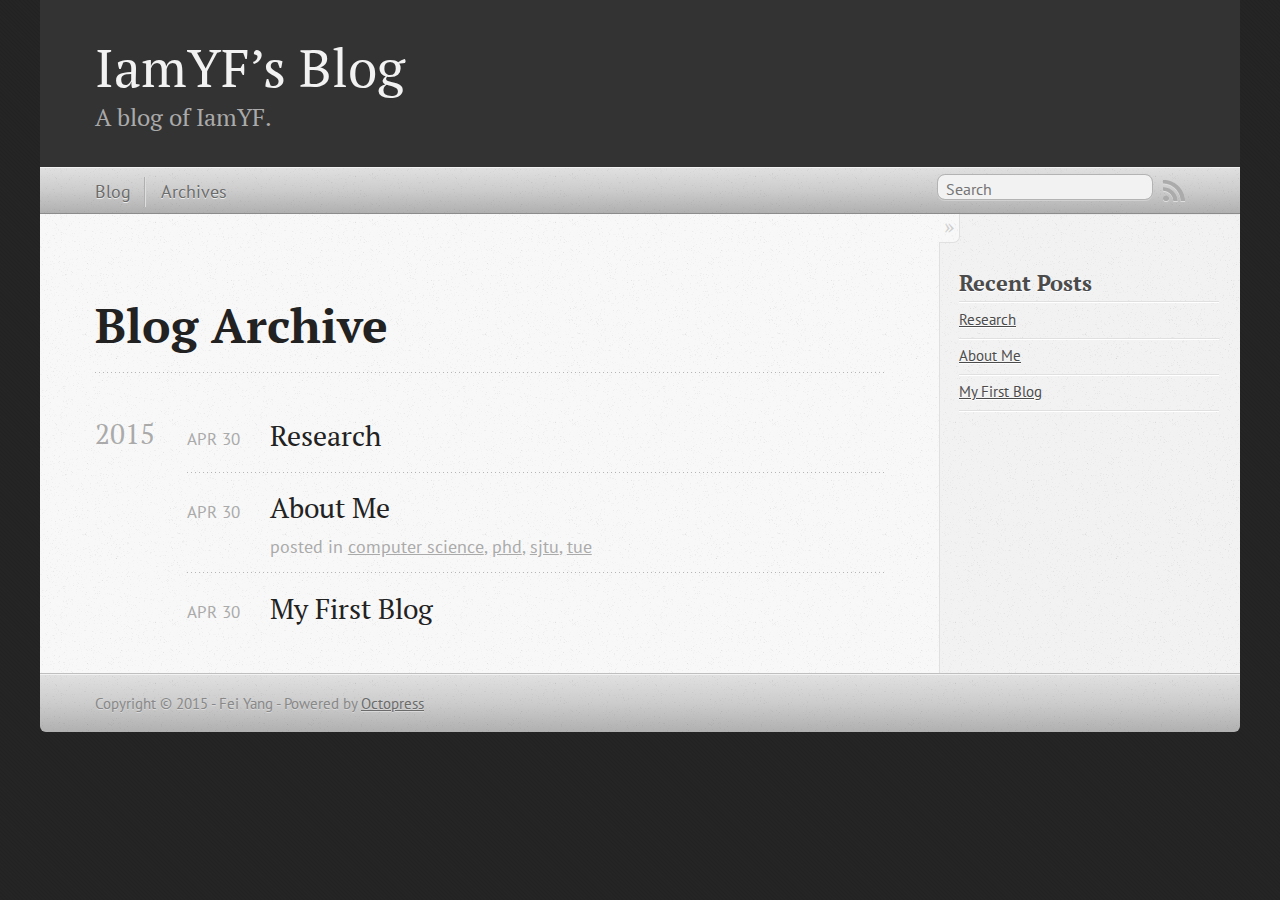
<file: blog/archives/index.html>
<!DOCTYPE html>
<!--[if IEMobile 7 ]><html class="no-js iem7"><![endif]-->
<!--[if lt IE 9]><html class="no-js lte-ie8"><![endif]-->
<!--[if (gt IE 8)|(gt IEMobile 7)|!(IEMobile)|!(IE)]><!--><html class="no-js" lang="en"><!--<![endif]-->
<head>
  <meta charset="utf-8">
  <title>Blog Archive - IamYF&#8217;s Blog</title>
  <meta name="author" content="Fei Yang">

  
  <meta name="description" content="Blog Archive 2015 Research
Apr 30 2015 About Me
Apr 30 2015 posted in computer science, phd, sjtu, tue My First Blog
Apr 30 2015 Recent Posts &hellip;">
  

  <!-- http://t.co/dKP3o1e -->
  <meta name="HandheldFriendly" content="True">
  <meta name="MobileOptimized" content="320">
  <meta name="viewport" content="width=device-width, initial-scale=1">

  
  <link rel="canonical" href="http://iamyf.github.io/blog/archives/">
  <link href="/favicon.png" rel="icon">
  <link href="/stylesheets/screen.css" media="screen, projection" rel="stylesheet" type="text/css">
  <link href="/atom.xml" rel="alternate" title="IamYF's Blog" type="application/atom+xml">
  <script src="/javascripts/modernizr-2.0.js"></script>
  <script src="//ajax.googleapis.com/ajax/libs/jquery/1.9.1/jquery.min.js"></script>
  <script>!window.jQuery && document.write(unescape('%3Cscript src="/javascripts/libs/jquery.min.js"%3E%3C/script%3E'))</script>
  <script src="/javascripts/octopress.js" type="text/javascript"></script>
  <!--Fonts from Google"s Web font directory at http://google.com/webfonts -->
<link href="//fonts.googleapis.com/css?family=PT+Serif:regular,italic,bold,bolditalic" rel="stylesheet" type="text/css">
<link href="//fonts.googleapis.com/css?family=PT+Sans:regular,italic,bold,bolditalic" rel="stylesheet" type="text/css">

  

</head>

<body   >
  <header role="banner"><hgroup>
  <h1><a href="/">IamYF&#8217;s Blog</a></h1>
  
    <h2>A blog of IamYF.</h2>
  
</hgroup>

</header>
  <nav role="navigation"><ul class="subscription" data-subscription="rss">
  <li><a href="/atom.xml" rel="subscribe-rss" title="subscribe via RSS">RSS</a></li>
  
</ul>
  
<form action="https://www.google.com/search" method="get">
  <fieldset role="search">
    <input type="hidden" name="sitesearch" value="iamyf.github.io">
    <input class="search" type="text" name="q" results="0" placeholder="Search"/>
  </fieldset>
</form>
  
<ul class="main-navigation">
  <li><a href="/">Blog</a></li>
  <li><a href="/blog/archives">Archives</a></li>
</ul>

</nav>
  <div id="main">
    <div id="content">
      <div>
<article role="article">
  
  <header>
    <h1 class="entry-title">Blog Archive</h1>
    
  </header>
  
  <div id="blog-archives">



  
  <h2>2015</h2>

<article>
  
<h1><a href="/blog/2015/04/30/research/">Research</a></h1>
<time datetime="2015-04-30T09:46:00-07:00" pubdate><span class='month'>Apr</span> <span class='day'>30</span> <span class='year'>2015</span></time>


</article>



<article>
  
<h1><a href="/blog/2015/04/30/about-me/">About Me</a></h1>
<time datetime="2015-04-30T09:45:15-07:00" pubdate><span class='month'>Apr</span> <span class='day'>30</span> <span class='year'>2015</span></time>

<footer>
  <span class="categories">posted in <a class='category' href='/blog/categories/computer-science/'>computer science</a>, <a class='category' href='/blog/categories/phd/'>phd</a>, <a class='category' href='/blog/categories/sjtu/'>sjtu</a>, <a class='category' href='/blog/categories/tue/'>tue</a></span>
</footer>


</article>



<article>
  
<h1><a href="/blog/2015/04/30/my-first-blog/">My First Blog</a></h1>
<time datetime="2015-04-30T09:17:09-07:00" pubdate><span class='month'>Apr</span> <span class='day'>30</span> <span class='year'>2015</span></time>


</article>

</div>

  
</article>

</div>

<aside class="sidebar">
  
    <section>
  <h1>Recent Posts</h1>
  <ul id="recent_posts">
    
      <li class="post">
        <a href="/blog/2015/04/30/research/">Research</a>
      </li>
    
      <li class="post">
        <a href="/blog/2015/04/30/about-me/">About Me</a>
      </li>
    
      <li class="post">
        <a href="/blog/2015/04/30/my-first-blog/">My First Blog</a>
      </li>
    
  </ul>
</section>





  
</aside>


    </div>
  </div>
  <footer role="contentinfo"><p>
  Copyright &copy; 2015 - Fei Yang -
  <span class="credit">Powered by <a href="http://octopress.org">Octopress</a></span>
</p>

</footer>
  







  <script type="text/javascript">
    (function(){
      var twitterWidgets = document.createElement('script');
      twitterWidgets.type = 'text/javascript';
      twitterWidgets.async = true;
      twitterWidgets.src = '//platform.twitter.com/widgets.js';
      document.getElementsByTagName('head')[0].appendChild(twitterWidgets);
    })();
  </script>





</body>
</html>
</file>
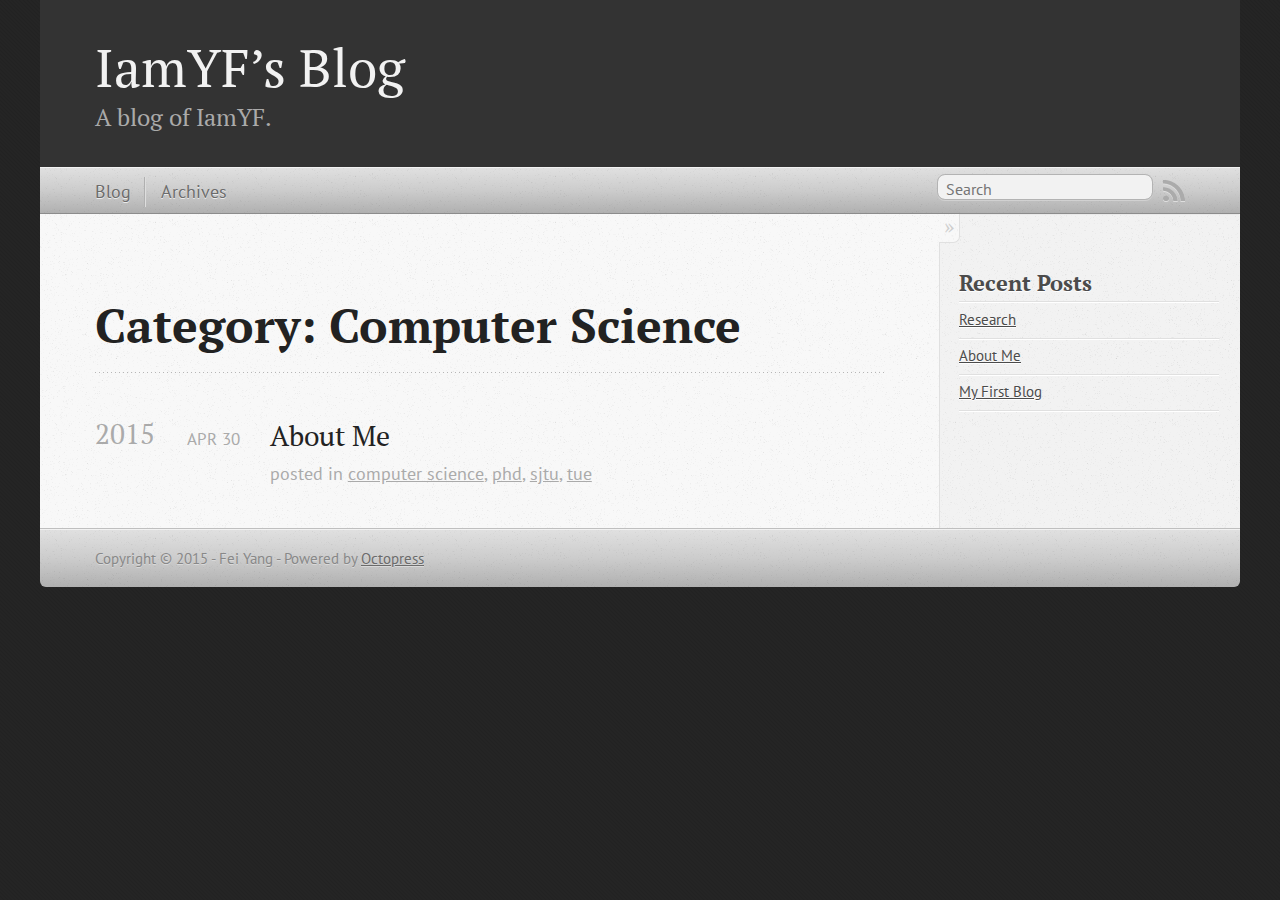
<file: blog/categories/computer-science/index.html>
<!DOCTYPE html>
<!--[if IEMobile 7 ]><html class="no-js iem7"><![endif]-->
<!--[if lt IE 9]><html class="no-js lte-ie8"><![endif]-->
<!--[if (gt IE 8)|(gt IEMobile 7)|!(IEMobile)|!(IE)]><!--><html class="no-js" lang="en"><!--<![endif]-->
<head>
  <meta charset="utf-8">
  <title>Category: Computer Science - IamYF&#8217;s Blog</title>
  <meta name="author" content="Fei Yang">

  
  <meta name="description" content="Category: computer science">
  

  <!-- http://t.co/dKP3o1e -->
  <meta name="HandheldFriendly" content="True">
  <meta name="MobileOptimized" content="320">
  <meta name="viewport" content="width=device-width, initial-scale=1">

  
  <link rel="canonical" href="http://iamyf.github.io/blog/categories/computer-science/">
  <link href="/favicon.png" rel="icon">
  <link href="/stylesheets/screen.css" media="screen, projection" rel="stylesheet" type="text/css">
  <link href="/atom.xml" rel="alternate" title="IamYF's Blog" type="application/atom+xml">
  <script src="/javascripts/modernizr-2.0.js"></script>
  <script src="//ajax.googleapis.com/ajax/libs/jquery/1.9.1/jquery.min.js"></script>
  <script>!window.jQuery && document.write(unescape('%3Cscript src="/javascripts/libs/jquery.min.js"%3E%3C/script%3E'))</script>
  <script src="/javascripts/octopress.js" type="text/javascript"></script>
  <!--Fonts from Google"s Web font directory at http://google.com/webfonts -->
<link href="//fonts.googleapis.com/css?family=PT+Serif:regular,italic,bold,bolditalic" rel="stylesheet" type="text/css">
<link href="//fonts.googleapis.com/css?family=PT+Sans:regular,italic,bold,bolditalic" rel="stylesheet" type="text/css">

  

</head>

<body   >
  <header role="banner"><hgroup>
  <h1><a href="/">IamYF&#8217;s Blog</a></h1>
  
    <h2>A blog of IamYF.</h2>
  
</hgroup>

</header>
  <nav role="navigation"><ul class="subscription" data-subscription="rss">
  <li><a href="/atom.xml" rel="subscribe-rss" title="subscribe via RSS">RSS</a></li>
  
</ul>
  
<form action="https://www.google.com/search" method="get">
  <fieldset role="search">
    <input type="hidden" name="sitesearch" value="iamyf.github.io">
    <input class="search" type="text" name="q" results="0" placeholder="Search"/>
  </fieldset>
</form>
  
<ul class="main-navigation">
  <li><a href="/">Blog</a></li>
  <li><a href="/blog/archives">Archives</a></li>
</ul>

</nav>
  <div id="main">
    <div id="content">
      <div>
<article role="article">
  
  <header>
    <h1 class="entry-title">Category: Computer Science</h1>
    
  </header>
  
  <div id="blog-archives" class="category">



  
  <h2>2015</h2>

<article>
  
<h1><a href="/blog/2015/04/30/about-me/">About Me</a></h1>
<time datetime="2015-04-30T09:45:15-07:00" pubdate><span class='month'>Apr</span> <span class='day'>30</span> <span class='year'>2015</span></time>

<footer>
  <span class="categories">posted in <a class='category' href='/blog/categories/computer-science/'>computer science</a>, <a class='category' href='/blog/categories/phd/'>phd</a>, <a class='category' href='/blog/categories/sjtu/'>sjtu</a>, <a class='category' href='/blog/categories/tue/'>tue</a></span>
</footer>


</article>

</div>

  
</article>

</div>

<aside class="sidebar">
  
    <section>
  <h1>Recent Posts</h1>
  <ul id="recent_posts">
    
      <li class="post">
        <a href="/blog/2015/04/30/research/">Research</a>
      </li>
    
      <li class="post">
        <a href="/blog/2015/04/30/about-me/">About Me</a>
      </li>
    
      <li class="post">
        <a href="/blog/2015/04/30/my-first-blog/">My First Blog</a>
      </li>
    
  </ul>
</section>





  
</aside>


    </div>
  </div>
  <footer role="contentinfo"><p>
  Copyright &copy; 2015 - Fei Yang -
  <span class="credit">Powered by <a href="http://octopress.org">Octopress</a></span>
</p>

</footer>
  







  <script type="text/javascript">
    (function(){
      var twitterWidgets = document.createElement('script');
      twitterWidgets.type = 'text/javascript';
      twitterWidgets.async = true;
      twitterWidgets.src = '//platform.twitter.com/widgets.js';
      document.getElementsByTagName('head')[0].appendChild(twitterWidgets);
    })();
  </script>





</body>
</html>
</file>
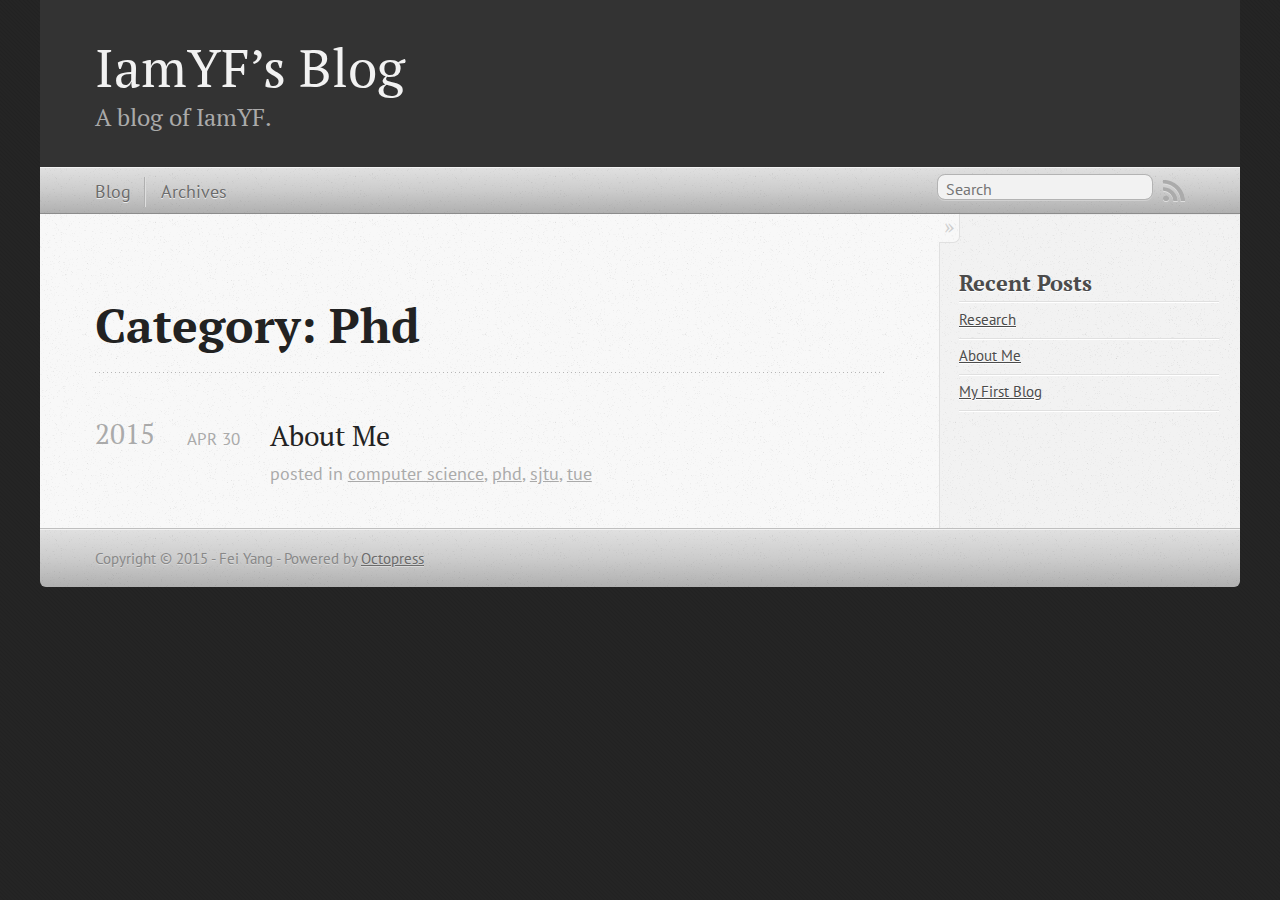
<file: blog/categories/phd/index.html>
<!DOCTYPE html>
<!--[if IEMobile 7 ]><html class="no-js iem7"><![endif]-->
<!--[if lt IE 9]><html class="no-js lte-ie8"><![endif]-->
<!--[if (gt IE 8)|(gt IEMobile 7)|!(IEMobile)|!(IE)]><!--><html class="no-js" lang="en"><!--<![endif]-->
<head>
  <meta charset="utf-8">
  <title>Category: Phd - IamYF&#8217;s Blog</title>
  <meta name="author" content="Fei Yang">

  
  <meta name="description" content="Category: phd">
  

  <!-- http://t.co/dKP3o1e -->
  <meta name="HandheldFriendly" content="True">
  <meta name="MobileOptimized" content="320">
  <meta name="viewport" content="width=device-width, initial-scale=1">

  
  <link rel="canonical" href="http://iamyf.github.io/blog/categories/phd/">
  <link href="/favicon.png" rel="icon">
  <link href="/stylesheets/screen.css" media="screen, projection" rel="stylesheet" type="text/css">
  <link href="/atom.xml" rel="alternate" title="IamYF's Blog" type="application/atom+xml">
  <script src="/javascripts/modernizr-2.0.js"></script>
  <script src="//ajax.googleapis.com/ajax/libs/jquery/1.9.1/jquery.min.js"></script>
  <script>!window.jQuery && document.write(unescape('%3Cscript src="/javascripts/libs/jquery.min.js"%3E%3C/script%3E'))</script>
  <script src="/javascripts/octopress.js" type="text/javascript"></script>
  <!--Fonts from Google"s Web font directory at http://google.com/webfonts -->
<link href="//fonts.googleapis.com/css?family=PT+Serif:regular,italic,bold,bolditalic" rel="stylesheet" type="text/css">
<link href="//fonts.googleapis.com/css?family=PT+Sans:regular,italic,bold,bolditalic" rel="stylesheet" type="text/css">

  

</head>

<body   >
  <header role="banner"><hgroup>
  <h1><a href="/">IamYF&#8217;s Blog</a></h1>
  
    <h2>A blog of IamYF.</h2>
  
</hgroup>

</header>
  <nav role="navigation"><ul class="subscription" data-subscription="rss">
  <li><a href="/atom.xml" rel="subscribe-rss" title="subscribe via RSS">RSS</a></li>
  
</ul>
  
<form action="https://www.google.com/search" method="get">
  <fieldset role="search">
    <input type="hidden" name="sitesearch" value="iamyf.github.io">
    <input class="search" type="text" name="q" results="0" placeholder="Search"/>
  </fieldset>
</form>
  
<ul class="main-navigation">
  <li><a href="/">Blog</a></li>
  <li><a href="/blog/archives">Archives</a></li>
</ul>

</nav>
  <div id="main">
    <div id="content">
      <div>
<article role="article">
  
  <header>
    <h1 class="entry-title">Category: Phd</h1>
    
  </header>
  
  <div id="blog-archives" class="category">



  
  <h2>2015</h2>

<article>
  
<h1><a href="/blog/2015/04/30/about-me/">About Me</a></h1>
<time datetime="2015-04-30T09:45:15-07:00" pubdate><span class='month'>Apr</span> <span class='day'>30</span> <span class='year'>2015</span></time>

<footer>
  <span class="categories">posted in <a class='category' href='/blog/categories/computer-science/'>computer science</a>, <a class='category' href='/blog/categories/phd/'>phd</a>, <a class='category' href='/blog/categories/sjtu/'>sjtu</a>, <a class='category' href='/blog/categories/tue/'>tue</a></span>
</footer>


</article>

</div>

  
</article>

</div>

<aside class="sidebar">
  
    <section>
  <h1>Recent Posts</h1>
  <ul id="recent_posts">
    
      <li class="post">
        <a href="/blog/2015/04/30/research/">Research</a>
      </li>
    
      <li class="post">
        <a href="/blog/2015/04/30/about-me/">About Me</a>
      </li>
    
      <li class="post">
        <a href="/blog/2015/04/30/my-first-blog/">My First Blog</a>
      </li>
    
  </ul>
</section>





  
</aside>


    </div>
  </div>
  <footer role="contentinfo"><p>
  Copyright &copy; 2015 - Fei Yang -
  <span class="credit">Powered by <a href="http://octopress.org">Octopress</a></span>
</p>

</footer>
  







  <script type="text/javascript">
    (function(){
      var twitterWidgets = document.createElement('script');
      twitterWidgets.type = 'text/javascript';
      twitterWidgets.async = true;
      twitterWidgets.src = '//platform.twitter.com/widgets.js';
      document.getElementsByTagName('head')[0].appendChild(twitterWidgets);
    })();
  </script>





</body>
</html>
</file>
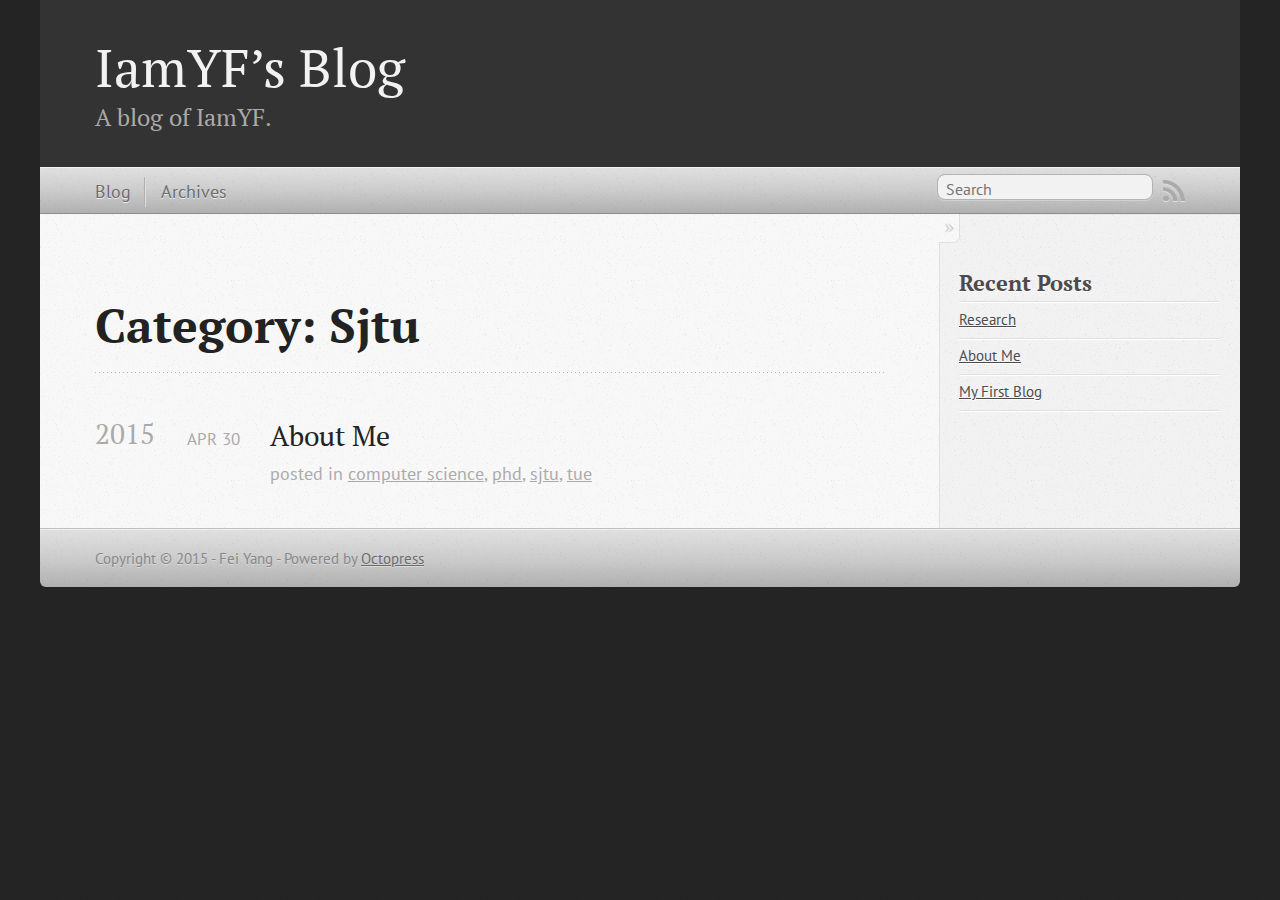
<file: blog/categories/sjtu/index.html>
<!DOCTYPE html>
<!--[if IEMobile 7 ]><html class="no-js iem7"><![endif]-->
<!--[if lt IE 9]><html class="no-js lte-ie8"><![endif]-->
<!--[if (gt IE 8)|(gt IEMobile 7)|!(IEMobile)|!(IE)]><!--><html class="no-js" lang="en"><!--<![endif]-->
<head>
  <meta charset="utf-8">
  <title>Category: Sjtu - IamYF&#8217;s Blog</title>
  <meta name="author" content="Fei Yang">

  
  <meta name="description" content="Category: sjtu">
  

  <!-- http://t.co/dKP3o1e -->
  <meta name="HandheldFriendly" content="True">
  <meta name="MobileOptimized" content="320">
  <meta name="viewport" content="width=device-width, initial-scale=1">

  
  <link rel="canonical" href="http://iamyf.github.io/blog/categories/sjtu/">
  <link href="/favicon.png" rel="icon">
  <link href="/stylesheets/screen.css" media="screen, projection" rel="stylesheet" type="text/css">
  <link href="/atom.xml" rel="alternate" title="IamYF's Blog" type="application/atom+xml">
  <script src="/javascripts/modernizr-2.0.js"></script>
  <script src="//ajax.googleapis.com/ajax/libs/jquery/1.9.1/jquery.min.js"></script>
  <script>!window.jQuery && document.write(unescape('%3Cscript src="/javascripts/libs/jquery.min.js"%3E%3C/script%3E'))</script>
  <script src="/javascripts/octopress.js" type="text/javascript"></script>
  <!--Fonts from Google"s Web font directory at http://google.com/webfonts -->
<link href="//fonts.googleapis.com/css?family=PT+Serif:regular,italic,bold,bolditalic" rel="stylesheet" type="text/css">
<link href="//fonts.googleapis.com/css?family=PT+Sans:regular,italic,bold,bolditalic" rel="stylesheet" type="text/css">

  

</head>

<body   >
  <header role="banner"><hgroup>
  <h1><a href="/">IamYF&#8217;s Blog</a></h1>
  
    <h2>A blog of IamYF.</h2>
  
</hgroup>

</header>
  <nav role="navigation"><ul class="subscription" data-subscription="rss">
  <li><a href="/atom.xml" rel="subscribe-rss" title="subscribe via RSS">RSS</a></li>
  
</ul>
  
<form action="https://www.google.com/search" method="get">
  <fieldset role="search">
    <input type="hidden" name="sitesearch" value="iamyf.github.io">
    <input class="search" type="text" name="q" results="0" placeholder="Search"/>
  </fieldset>
</form>
  
<ul class="main-navigation">
  <li><a href="/">Blog</a></li>
  <li><a href="/blog/archives">Archives</a></li>
</ul>

</nav>
  <div id="main">
    <div id="content">
      <div>
<article role="article">
  
  <header>
    <h1 class="entry-title">Category: Sjtu</h1>
    
  </header>
  
  <div id="blog-archives" class="category">



  
  <h2>2015</h2>

<article>
  
<h1><a href="/blog/2015/04/30/about-me/">About Me</a></h1>
<time datetime="2015-04-30T09:45:15-07:00" pubdate><span class='month'>Apr</span> <span class='day'>30</span> <span class='year'>2015</span></time>

<footer>
  <span class="categories">posted in <a class='category' href='/blog/categories/computer-science/'>computer science</a>, <a class='category' href='/blog/categories/phd/'>phd</a>, <a class='category' href='/blog/categories/sjtu/'>sjtu</a>, <a class='category' href='/blog/categories/tue/'>tue</a></span>
</footer>


</article>

</div>

  
</article>

</div>

<aside class="sidebar">
  
    <section>
  <h1>Recent Posts</h1>
  <ul id="recent_posts">
    
      <li class="post">
        <a href="/blog/2015/04/30/research/">Research</a>
      </li>
    
      <li class="post">
        <a href="/blog/2015/04/30/about-me/">About Me</a>
      </li>
    
      <li class="post">
        <a href="/blog/2015/04/30/my-first-blog/">My First Blog</a>
      </li>
    
  </ul>
</section>





  
</aside>


    </div>
  </div>
  <footer role="contentinfo"><p>
  Copyright &copy; 2015 - Fei Yang -
  <span class="credit">Powered by <a href="http://octopress.org">Octopress</a></span>
</p>

</footer>
  







  <script type="text/javascript">
    (function(){
      var twitterWidgets = document.createElement('script');
      twitterWidgets.type = 'text/javascript';
      twitterWidgets.async = true;
      twitterWidgets.src = '//platform.twitter.com/widgets.js';
      document.getElementsByTagName('head')[0].appendChild(twitterWidgets);
    })();
  </script>





</body>
</html>
</file>
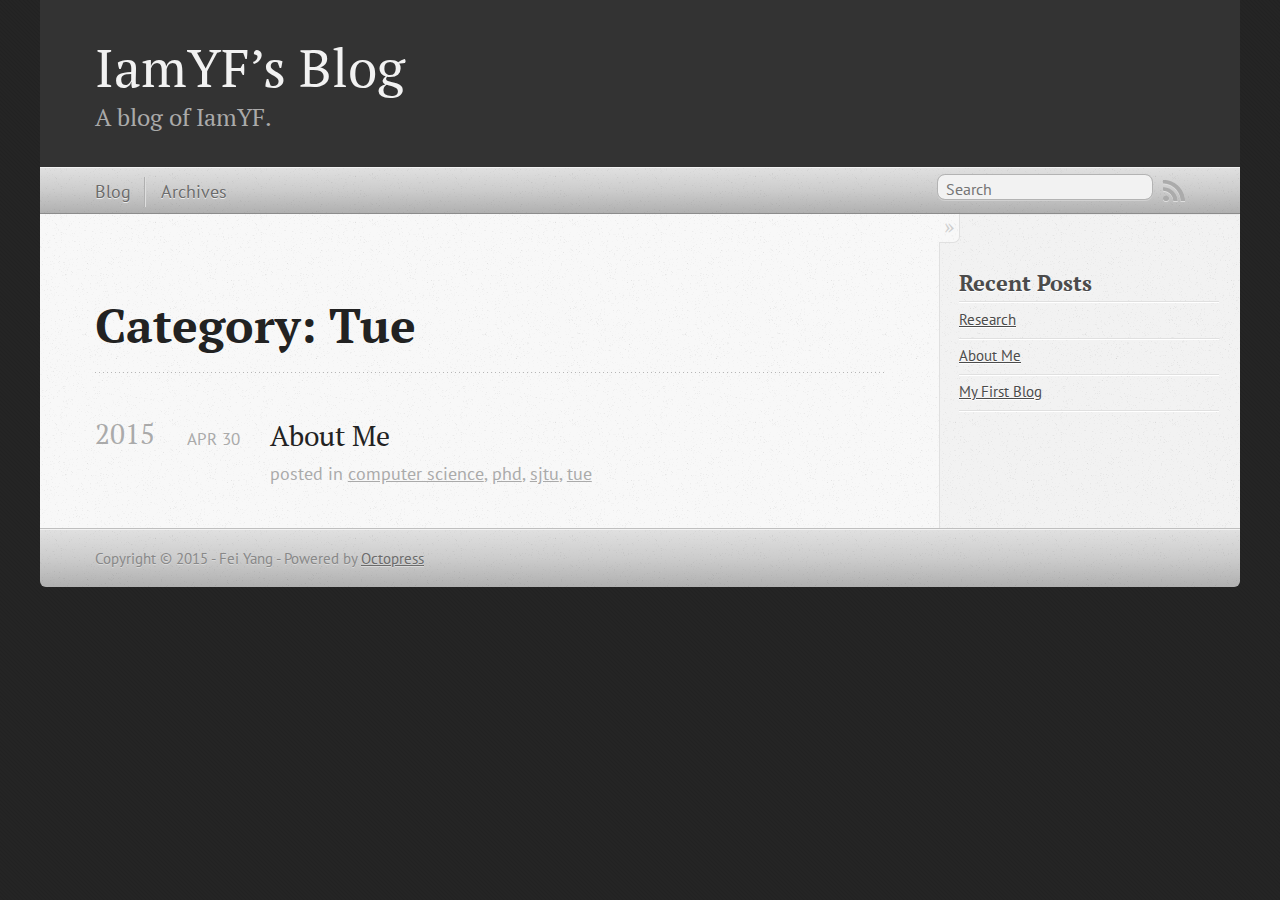
<file: blog/categories/tue/index.html>
<!DOCTYPE html>
<!--[if IEMobile 7 ]><html class="no-js iem7"><![endif]-->
<!--[if lt IE 9]><html class="no-js lte-ie8"><![endif]-->
<!--[if (gt IE 8)|(gt IEMobile 7)|!(IEMobile)|!(IE)]><!--><html class="no-js" lang="en"><!--<![endif]-->
<head>
  <meta charset="utf-8">
  <title>Category: Tue - IamYF&#8217;s Blog</title>
  <meta name="author" content="Fei Yang">

  
  <meta name="description" content="Category: tue">
  

  <!-- http://t.co/dKP3o1e -->
  <meta name="HandheldFriendly" content="True">
  <meta name="MobileOptimized" content="320">
  <meta name="viewport" content="width=device-width, initial-scale=1">

  
  <link rel="canonical" href="http://iamyf.github.io/blog/categories/tue/">
  <link href="/favicon.png" rel="icon">
  <link href="/stylesheets/screen.css" media="screen, projection" rel="stylesheet" type="text/css">
  <link href="/atom.xml" rel="alternate" title="IamYF's Blog" type="application/atom+xml">
  <script src="/javascripts/modernizr-2.0.js"></script>
  <script src="//ajax.googleapis.com/ajax/libs/jquery/1.9.1/jquery.min.js"></script>
  <script>!window.jQuery && document.write(unescape('%3Cscript src="/javascripts/libs/jquery.min.js"%3E%3C/script%3E'))</script>
  <script src="/javascripts/octopress.js" type="text/javascript"></script>
  <!--Fonts from Google"s Web font directory at http://google.com/webfonts -->
<link href="//fonts.googleapis.com/css?family=PT+Serif:regular,italic,bold,bolditalic" rel="stylesheet" type="text/css">
<link href="//fonts.googleapis.com/css?family=PT+Sans:regular,italic,bold,bolditalic" rel="stylesheet" type="text/css">

  

</head>

<body   >
  <header role="banner"><hgroup>
  <h1><a href="/">IamYF&#8217;s Blog</a></h1>
  
    <h2>A blog of IamYF.</h2>
  
</hgroup>

</header>
  <nav role="navigation"><ul class="subscription" data-subscription="rss">
  <li><a href="/atom.xml" rel="subscribe-rss" title="subscribe via RSS">RSS</a></li>
  
</ul>
  
<form action="https://www.google.com/search" method="get">
  <fieldset role="search">
    <input type="hidden" name="sitesearch" value="iamyf.github.io">
    <input class="search" type="text" name="q" results="0" placeholder="Search"/>
  </fieldset>
</form>
  
<ul class="main-navigation">
  <li><a href="/">Blog</a></li>
  <li><a href="/blog/archives">Archives</a></li>
</ul>

</nav>
  <div id="main">
    <div id="content">
      <div>
<article role="article">
  
  <header>
    <h1 class="entry-title">Category: Tue</h1>
    
  </header>
  
  <div id="blog-archives" class="category">



  
  <h2>2015</h2>

<article>
  
<h1><a href="/blog/2015/04/30/about-me/">About Me</a></h1>
<time datetime="2015-04-30T09:45:15-07:00" pubdate><span class='month'>Apr</span> <span class='day'>30</span> <span class='year'>2015</span></time>

<footer>
  <span class="categories">posted in <a class='category' href='/blog/categories/computer-science/'>computer science</a>, <a class='category' href='/blog/categories/phd/'>phd</a>, <a class='category' href='/blog/categories/sjtu/'>sjtu</a>, <a class='category' href='/blog/categories/tue/'>tue</a></span>
</footer>


</article>

</div>

  
</article>

</div>

<aside class="sidebar">
  
    <section>
  <h1>Recent Posts</h1>
  <ul id="recent_posts">
    
      <li class="post">
        <a href="/blog/2015/04/30/research/">Research</a>
      </li>
    
      <li class="post">
        <a href="/blog/2015/04/30/about-me/">About Me</a>
      </li>
    
      <li class="post">
        <a href="/blog/2015/04/30/my-first-blog/">My First Blog</a>
      </li>
    
  </ul>
</section>





  
</aside>


    </div>
  </div>
  <footer role="contentinfo"><p>
  Copyright &copy; 2015 - Fei Yang -
  <span class="credit">Powered by <a href="http://octopress.org">Octopress</a></span>
</p>

</footer>
  







  <script type="text/javascript">
    (function(){
      var twitterWidgets = document.createElement('script');
      twitterWidgets.type = 'text/javascript';
      twitterWidgets.async = true;
      twitterWidgets.src = '//platform.twitter.com/widgets.js';
      document.getElementsByTagName('head')[0].appendChild(twitterWidgets);
    })();
  </script>





</body>
</html>
</file>
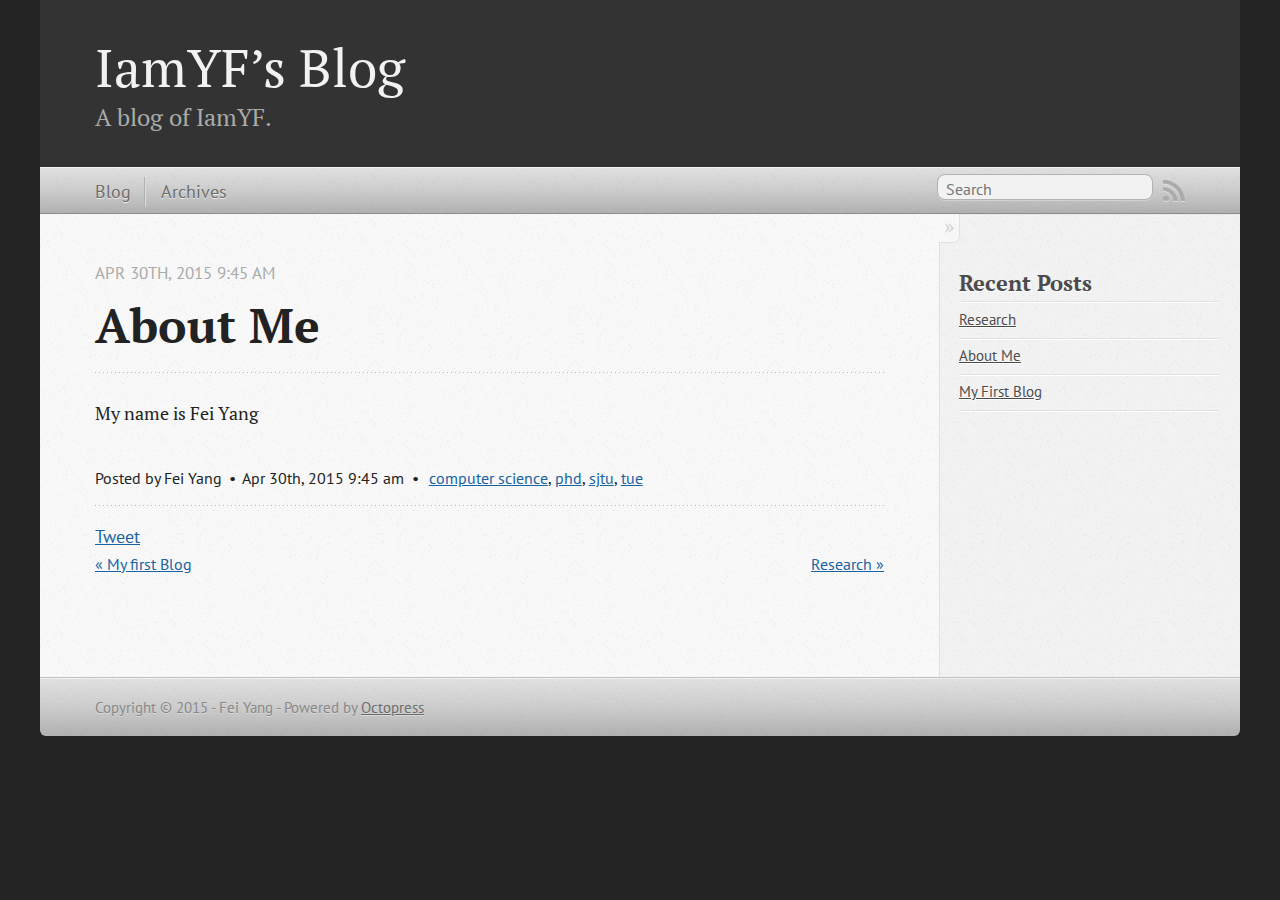
<file: blog/2015/04/30/about-me/index.html>
<!DOCTYPE html>
<!--[if IEMobile 7 ]><html class="no-js iem7"><![endif]-->
<!--[if lt IE 9]><html class="no-js lte-ie8"><![endif]-->
<!--[if (gt IE 8)|(gt IEMobile 7)|!(IEMobile)|!(IE)]><!--><html class="no-js" lang="en"><!--<![endif]-->
<head>
  <meta charset="utf-8">
  <title>About Me - IamYF&#8217;s Blog</title>
  <meta name="author" content="Fei Yang">

  
  <meta name="description" content="My name is Fei Yang
">
  

  <!-- http://t.co/dKP3o1e -->
  <meta name="HandheldFriendly" content="True">
  <meta name="MobileOptimized" content="320">
  <meta name="viewport" content="width=device-width, initial-scale=1">

  
  <link rel="canonical" href="http://iamyf.github.io/blog/2015/04/30/about-me/">
  <link href="/favicon.png" rel="icon">
  <link href="/stylesheets/screen.css" media="screen, projection" rel="stylesheet" type="text/css">
  <link href="/atom.xml" rel="alternate" title="IamYF's Blog" type="application/atom+xml">
  <script src="/javascripts/modernizr-2.0.js"></script>
  <script src="//ajax.googleapis.com/ajax/libs/jquery/1.9.1/jquery.min.js"></script>
  <script>!window.jQuery && document.write(unescape('%3Cscript src="/javascripts/libs/jquery.min.js"%3E%3C/script%3E'))</script>
  <script src="/javascripts/octopress.js" type="text/javascript"></script>
  <!--Fonts from Google"s Web font directory at http://google.com/webfonts -->
<link href="//fonts.googleapis.com/css?family=PT+Serif:regular,italic,bold,bolditalic" rel="stylesheet" type="text/css">
<link href="//fonts.googleapis.com/css?family=PT+Sans:regular,italic,bold,bolditalic" rel="stylesheet" type="text/css">

  

</head>

<body   >
  <header role="banner"><hgroup>
  <h1><a href="/">IamYF&#8217;s Blog</a></h1>
  
    <h2>A blog of IamYF.</h2>
  
</hgroup>

</header>
  <nav role="navigation"><ul class="subscription" data-subscription="rss">
  <li><a href="/atom.xml" rel="subscribe-rss" title="subscribe via RSS">RSS</a></li>
  
</ul>
  
<form action="https://www.google.com/search" method="get">
  <fieldset role="search">
    <input type="hidden" name="sitesearch" value="iamyf.github.io">
    <input class="search" type="text" name="q" results="0" placeholder="Search"/>
  </fieldset>
</form>
  
<ul class="main-navigation">
  <li><a href="/">Blog</a></li>
  <li><a href="/blog/archives">Archives</a></li>
</ul>

</nav>
  <div id="main">
    <div id="content">
      <div>
<article class="hentry" role="article">
  
  <header>
    
      <h1 class="entry-title">About Me</h1>
    
    
      <p class="meta">
        




<time class='entry-date' datetime='2015-04-30T09:45:15-07:00'><span class='date'><span class='date-month'>Apr</span> <span class='date-day'>30</span><span class='date-suffix'>th</span>, <span class='date-year'>2015</span></span> <span class='time'>9:45 am</span></time>
        
      </p>
    
  </header>


<div class="entry-content"><p>My name is Fei Yang</p>
</div>


  <footer>
    <p class="meta">
      
  

<span class="byline author vcard">Posted by <span class="fn">Fei Yang</span></span>

      




<time class='entry-date' datetime='2015-04-30T09:45:15-07:00'><span class='date'><span class='date-month'>Apr</span> <span class='date-day'>30</span><span class='date-suffix'>th</span>, <span class='date-year'>2015</span></span> <span class='time'>9:45 am</span></time>
      

<span class="categories">
  
    <a class='category' href='/blog/categories/computer-science/'>computer science</a>, <a class='category' href='/blog/categories/phd/'>phd</a>, <a class='category' href='/blog/categories/sjtu/'>sjtu</a>, <a class='category' href='/blog/categories/tue/'>tue</a>
  
</span>


    </p>
    
      <div class="sharing">
  
  <a href="//twitter.com/share" class="twitter-share-button" data-url="http://iamyf.github.io/blog/2015/04/30/about-me/" data-via="" data-counturl="http://iamyf.github.io/blog/2015/04/30/about-me/" >Tweet</a>
  
  
  
</div>

    
    <p class="meta">
      
        <a class="basic-alignment left" href="/blog/2015/04/30/my-first-blog/" title="Previous Post: My first Blog">&laquo; My first Blog</a>
      
      
        <a class="basic-alignment right" href="/blog/2015/04/30/research/" title="Next Post: Research">Research &raquo;</a>
      
    </p>
  </footer>
</article>

</div>

<aside class="sidebar">
  
    <section>
  <h1>Recent Posts</h1>
  <ul id="recent_posts">
    
      <li class="post">
        <a href="/blog/2015/04/30/research/">Research</a>
      </li>
    
      <li class="post">
        <a href="/blog/2015/04/30/about-me/">About Me</a>
      </li>
    
      <li class="post">
        <a href="/blog/2015/04/30/my-first-blog/">My First Blog</a>
      </li>
    
  </ul>
</section>





  
</aside>


    </div>
  </div>
  <footer role="contentinfo"><p>
  Copyright &copy; 2015 - Fei Yang -
  <span class="credit">Powered by <a href="http://octopress.org">Octopress</a></span>
</p>

</footer>
  







  <script type="text/javascript">
    (function(){
      var twitterWidgets = document.createElement('script');
      twitterWidgets.type = 'text/javascript';
      twitterWidgets.async = true;
      twitterWidgets.src = '//platform.twitter.com/widgets.js';
      document.getElementsByTagName('head')[0].appendChild(twitterWidgets);
    })();
  </script>





</body>
</html>
</file>
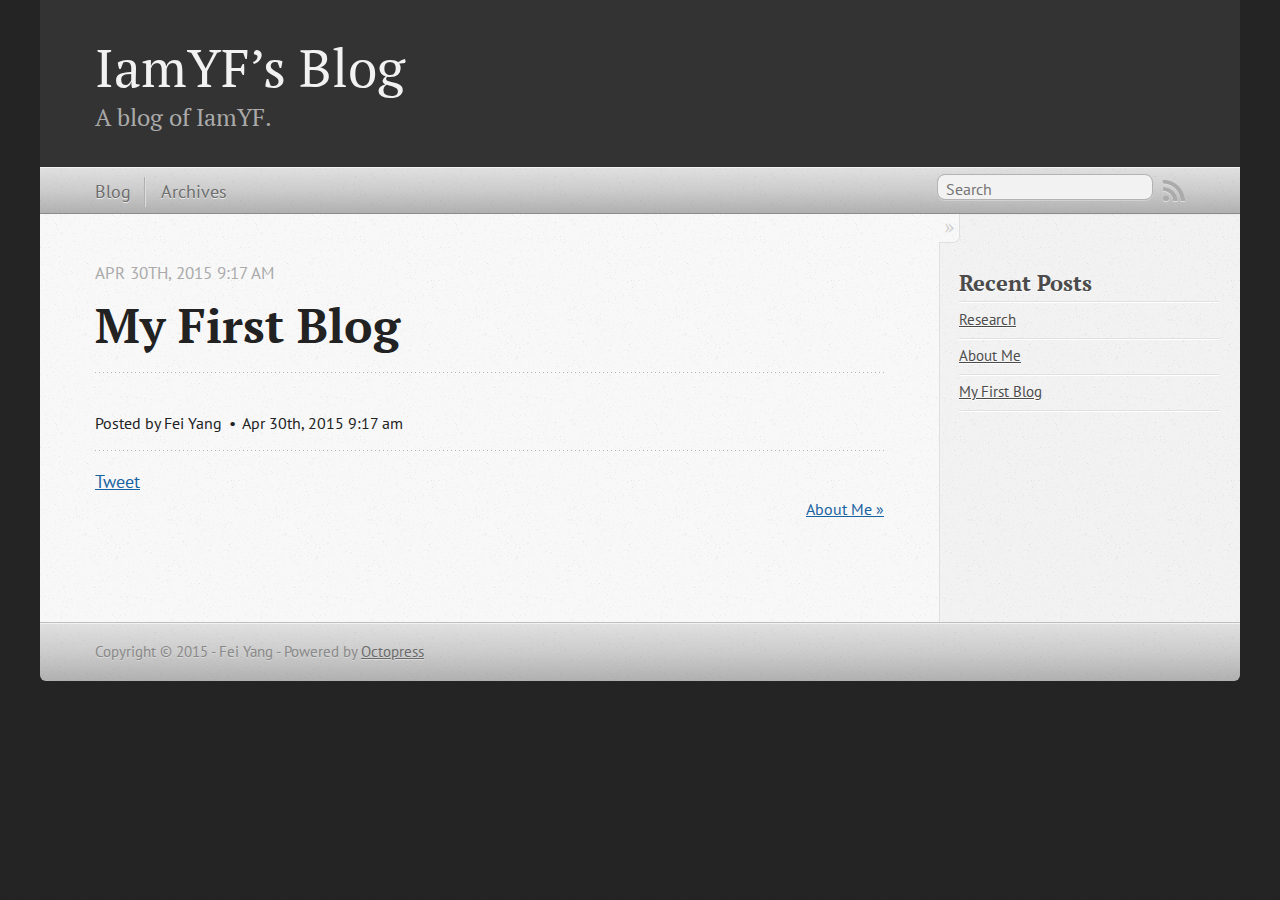
<file: blog/2015/04/30/my-first-blog/index.html>
<!DOCTYPE html>
<!--[if IEMobile 7 ]><html class="no-js iem7"><![endif]-->
<!--[if lt IE 9]><html class="no-js lte-ie8"><![endif]-->
<!--[if (gt IE 8)|(gt IEMobile 7)|!(IEMobile)|!(IE)]><!--><html class="no-js" lang="en"><!--<![endif]-->
<head>
  <meta charset="utf-8">
  <title>My First Blog - IamYF&#8217;s Blog</title>
  <meta name="author" content="Fei Yang">

  
  <meta name="description" content="
">
  

  <!-- http://t.co/dKP3o1e -->
  <meta name="HandheldFriendly" content="True">
  <meta name="MobileOptimized" content="320">
  <meta name="viewport" content="width=device-width, initial-scale=1">

  
  <link rel="canonical" href="http://iamyf.github.io/blog/2015/04/30/my-first-blog/">
  <link href="/favicon.png" rel="icon">
  <link href="/stylesheets/screen.css" media="screen, projection" rel="stylesheet" type="text/css">
  <link href="/atom.xml" rel="alternate" title="IamYF's Blog" type="application/atom+xml">
  <script src="/javascripts/modernizr-2.0.js"></script>
  <script src="//ajax.googleapis.com/ajax/libs/jquery/1.9.1/jquery.min.js"></script>
  <script>!window.jQuery && document.write(unescape('%3Cscript src="/javascripts/libs/jquery.min.js"%3E%3C/script%3E'))</script>
  <script src="/javascripts/octopress.js" type="text/javascript"></script>
  <!--Fonts from Google"s Web font directory at http://google.com/webfonts -->
<link href="//fonts.googleapis.com/css?family=PT+Serif:regular,italic,bold,bolditalic" rel="stylesheet" type="text/css">
<link href="//fonts.googleapis.com/css?family=PT+Sans:regular,italic,bold,bolditalic" rel="stylesheet" type="text/css">

  

</head>

<body   >
  <header role="banner"><hgroup>
  <h1><a href="/">IamYF&#8217;s Blog</a></h1>
  
    <h2>A blog of IamYF.</h2>
  
</hgroup>

</header>
  <nav role="navigation"><ul class="subscription" data-subscription="rss">
  <li><a href="/atom.xml" rel="subscribe-rss" title="subscribe via RSS">RSS</a></li>
  
</ul>
  
<form action="https://www.google.com/search" method="get">
  <fieldset role="search">
    <input type="hidden" name="sitesearch" value="iamyf.github.io">
    <input class="search" type="text" name="q" results="0" placeholder="Search"/>
  </fieldset>
</form>
  
<ul class="main-navigation">
  <li><a href="/">Blog</a></li>
  <li><a href="/blog/archives">Archives</a></li>
</ul>

</nav>
  <div id="main">
    <div id="content">
      <div>
<article class="hentry" role="article">
  
  <header>
    
      <h1 class="entry-title">My First Blog</h1>
    
    
      <p class="meta">
        




<time class='entry-date' datetime='2015-04-30T09:17:09-07:00'><span class='date'><span class='date-month'>Apr</span> <span class='date-day'>30</span><span class='date-suffix'>th</span>, <span class='date-year'>2015</span></span> <span class='time'>9:17 am</span></time>
        
      </p>
    
  </header>


<div class="entry-content">
</div>


  <footer>
    <p class="meta">
      
  

<span class="byline author vcard">Posted by <span class="fn">Fei Yang</span></span>

      




<time class='entry-date' datetime='2015-04-30T09:17:09-07:00'><span class='date'><span class='date-month'>Apr</span> <span class='date-day'>30</span><span class='date-suffix'>th</span>, <span class='date-year'>2015</span></span> <span class='time'>9:17 am</span></time>
      


    </p>
    
      <div class="sharing">
  
  <a href="//twitter.com/share" class="twitter-share-button" data-url="http://iamyf.github.io/blog/2015/04/30/my-first-blog/" data-via="" data-counturl="http://iamyf.github.io/blog/2015/04/30/my-first-blog/" >Tweet</a>
  
  
  
</div>

    
    <p class="meta">
      
      
        <a class="basic-alignment right" href="/blog/2015/04/30/about-me/" title="Next Post: About Me">About Me &raquo;</a>
      
    </p>
  </footer>
</article>

</div>

<aside class="sidebar">
  
    <section>
  <h1>Recent Posts</h1>
  <ul id="recent_posts">
    
      <li class="post">
        <a href="/blog/2015/04/30/research/">Research</a>
      </li>
    
      <li class="post">
        <a href="/blog/2015/04/30/about-me/">About Me</a>
      </li>
    
      <li class="post">
        <a href="/blog/2015/04/30/my-first-blog/">My First Blog</a>
      </li>
    
  </ul>
</section>





  
</aside>


    </div>
  </div>
  <footer role="contentinfo"><p>
  Copyright &copy; 2015 - Fei Yang -
  <span class="credit">Powered by <a href="http://octopress.org">Octopress</a></span>
</p>

</footer>
  







  <script type="text/javascript">
    (function(){
      var twitterWidgets = document.createElement('script');
      twitterWidgets.type = 'text/javascript';
      twitterWidgets.async = true;
      twitterWidgets.src = '//platform.twitter.com/widgets.js';
      document.getElementsByTagName('head')[0].appendChild(twitterWidgets);
    })();
  </script>





</body>
</html>
</file>
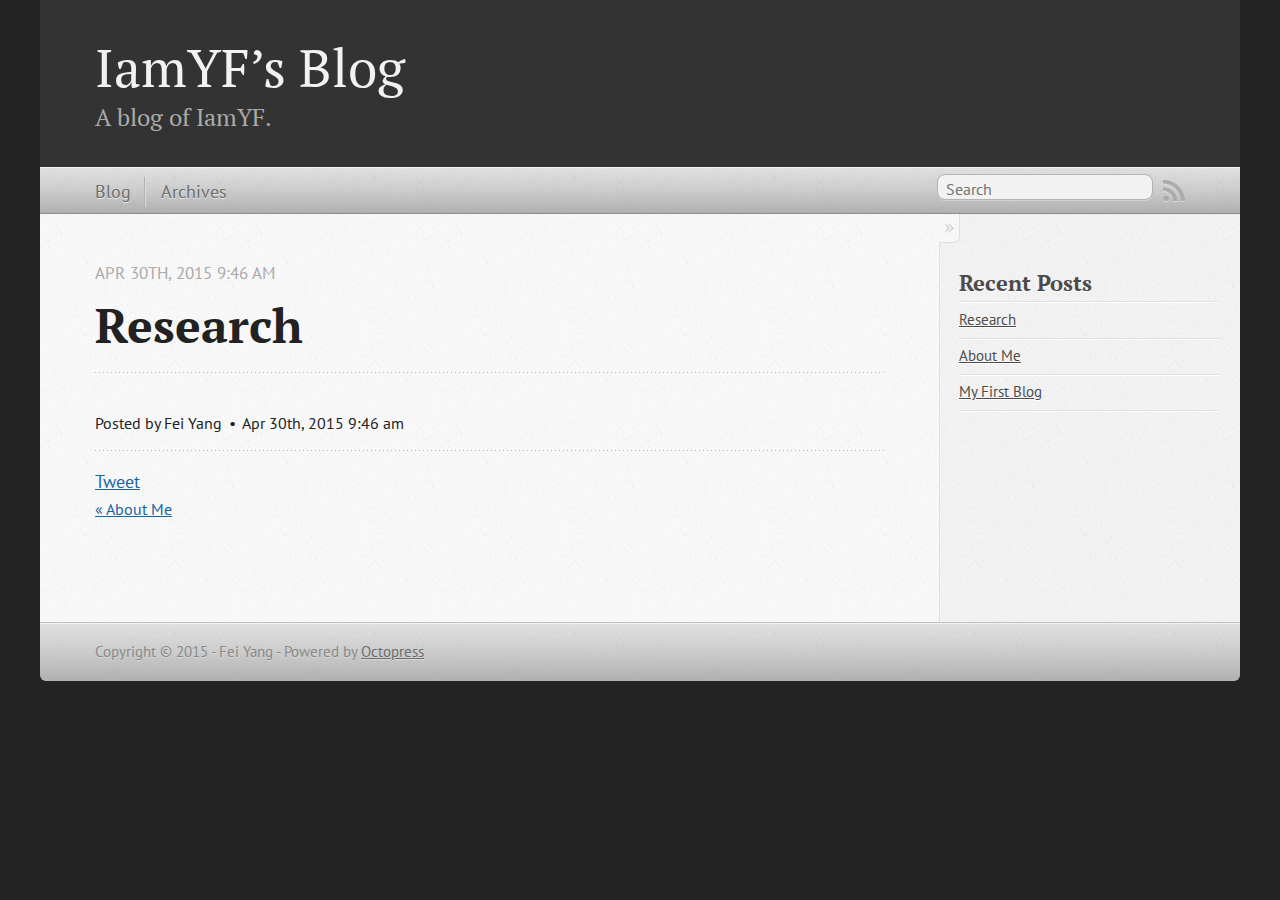
<file: blog/2015/04/30/research/index.html>
<!DOCTYPE html>
<!--[if IEMobile 7 ]><html class="no-js iem7"><![endif]-->
<!--[if lt IE 9]><html class="no-js lte-ie8"><![endif]-->
<!--[if (gt IE 8)|(gt IEMobile 7)|!(IEMobile)|!(IE)]><!--><html class="no-js" lang="en"><!--<![endif]-->
<head>
  <meta charset="utf-8">
  <title>Research - IamYF&#8217;s Blog</title>
  <meta name="author" content="Fei Yang">

  
  <meta name="description" content="
">
  

  <!-- http://t.co/dKP3o1e -->
  <meta name="HandheldFriendly" content="True">
  <meta name="MobileOptimized" content="320">
  <meta name="viewport" content="width=device-width, initial-scale=1">

  
  <link rel="canonical" href="http://iamyf.github.io/blog/2015/04/30/research/">
  <link href="/favicon.png" rel="icon">
  <link href="/stylesheets/screen.css" media="screen, projection" rel="stylesheet" type="text/css">
  <link href="/atom.xml" rel="alternate" title="IamYF's Blog" type="application/atom+xml">
  <script src="/javascripts/modernizr-2.0.js"></script>
  <script src="//ajax.googleapis.com/ajax/libs/jquery/1.9.1/jquery.min.js"></script>
  <script>!window.jQuery && document.write(unescape('%3Cscript src="/javascripts/libs/jquery.min.js"%3E%3C/script%3E'))</script>
  <script src="/javascripts/octopress.js" type="text/javascript"></script>
  <!--Fonts from Google"s Web font directory at http://google.com/webfonts -->
<link href="//fonts.googleapis.com/css?family=PT+Serif:regular,italic,bold,bolditalic" rel="stylesheet" type="text/css">
<link href="//fonts.googleapis.com/css?family=PT+Sans:regular,italic,bold,bolditalic" rel="stylesheet" type="text/css">

  

</head>

<body   >
  <header role="banner"><hgroup>
  <h1><a href="/">IamYF&#8217;s Blog</a></h1>
  
    <h2>A blog of IamYF.</h2>
  
</hgroup>

</header>
  <nav role="navigation"><ul class="subscription" data-subscription="rss">
  <li><a href="/atom.xml" rel="subscribe-rss" title="subscribe via RSS">RSS</a></li>
  
</ul>
  
<form action="https://www.google.com/search" method="get">
  <fieldset role="search">
    <input type="hidden" name="sitesearch" value="iamyf.github.io">
    <input class="search" type="text" name="q" results="0" placeholder="Search"/>
  </fieldset>
</form>
  
<ul class="main-navigation">
  <li><a href="/">Blog</a></li>
  <li><a href="/blog/archives">Archives</a></li>
</ul>

</nav>
  <div id="main">
    <div id="content">
      <div>
<article class="hentry" role="article">
  
  <header>
    
      <h1 class="entry-title">Research</h1>
    
    
      <p class="meta">
        




<time class='entry-date' datetime='2015-04-30T09:46:00-07:00'><span class='date'><span class='date-month'>Apr</span> <span class='date-day'>30</span><span class='date-suffix'>th</span>, <span class='date-year'>2015</span></span> <span class='time'>9:46 am</span></time>
        
      </p>
    
  </header>


<div class="entry-content">
</div>


  <footer>
    <p class="meta">
      
  

<span class="byline author vcard">Posted by <span class="fn">Fei Yang</span></span>

      




<time class='entry-date' datetime='2015-04-30T09:46:00-07:00'><span class='date'><span class='date-month'>Apr</span> <span class='date-day'>30</span><span class='date-suffix'>th</span>, <span class='date-year'>2015</span></span> <span class='time'>9:46 am</span></time>
      


    </p>
    
      <div class="sharing">
  
  <a href="//twitter.com/share" class="twitter-share-button" data-url="http://iamyf.github.io/blog/2015/04/30/research/" data-via="" data-counturl="http://iamyf.github.io/blog/2015/04/30/research/" >Tweet</a>
  
  
  
</div>

    
    <p class="meta">
      
        <a class="basic-alignment left" href="/blog/2015/04/30/about-me/" title="Previous Post: About Me">&laquo; About Me</a>
      
      
    </p>
  </footer>
</article>

</div>

<aside class="sidebar">
  
    <section>
  <h1>Recent Posts</h1>
  <ul id="recent_posts">
    
      <li class="post">
        <a href="/blog/2015/04/30/research/">Research</a>
      </li>
    
      <li class="post">
        <a href="/blog/2015/04/30/about-me/">About Me</a>
      </li>
    
      <li class="post">
        <a href="/blog/2015/04/30/my-first-blog/">My First Blog</a>
      </li>
    
  </ul>
</section>





  
</aside>


    </div>
  </div>
  <footer role="contentinfo"><p>
  Copyright &copy; 2015 - Fei Yang -
  <span class="credit">Powered by <a href="http://octopress.org">Octopress</a></span>
</p>

</footer>
  







  <script type="text/javascript">
    (function(){
      var twitterWidgets = document.createElement('script');
      twitterWidgets.type = 'text/javascript';
      twitterWidgets.async = true;
      twitterWidgets.src = '//platform.twitter.com/widgets.js';
      document.getElementsByTagName('head')[0].appendChild(twitterWidgets);
    })();
  </script>





</body>
</html>
</file>
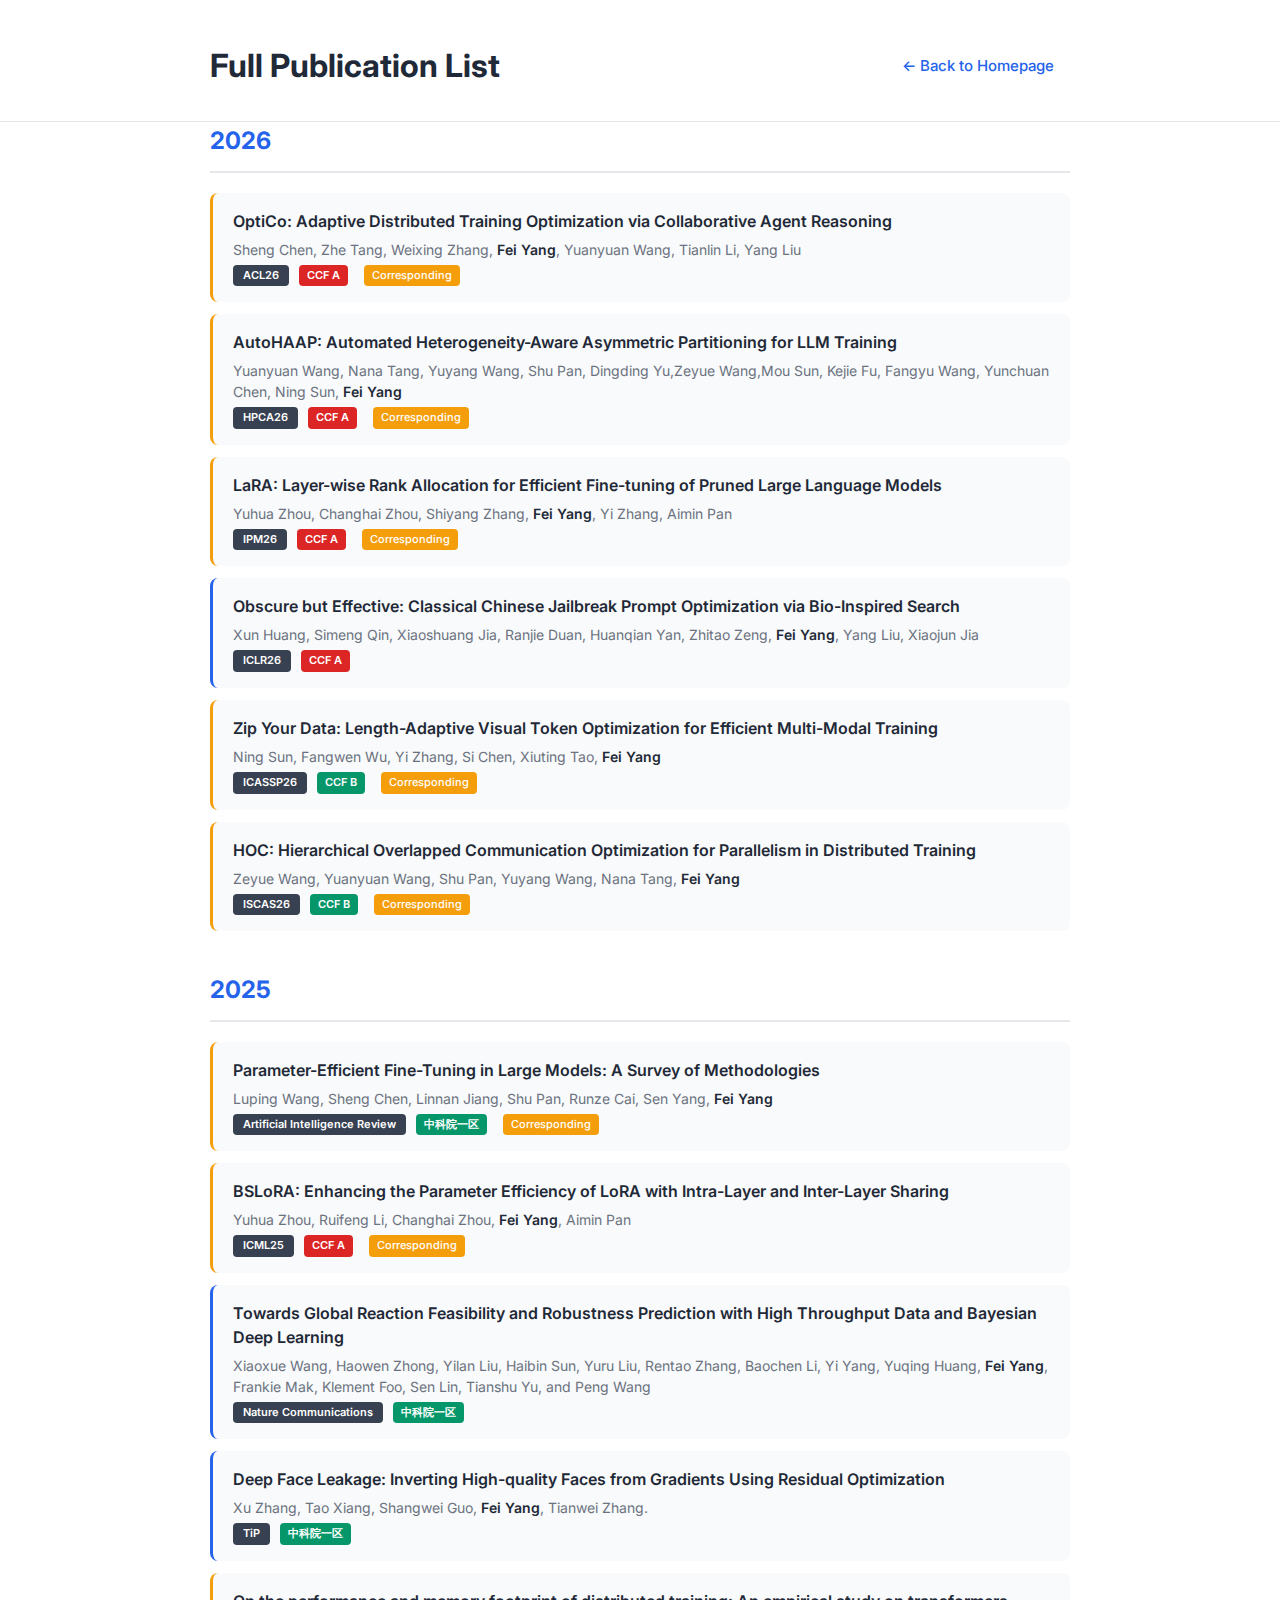
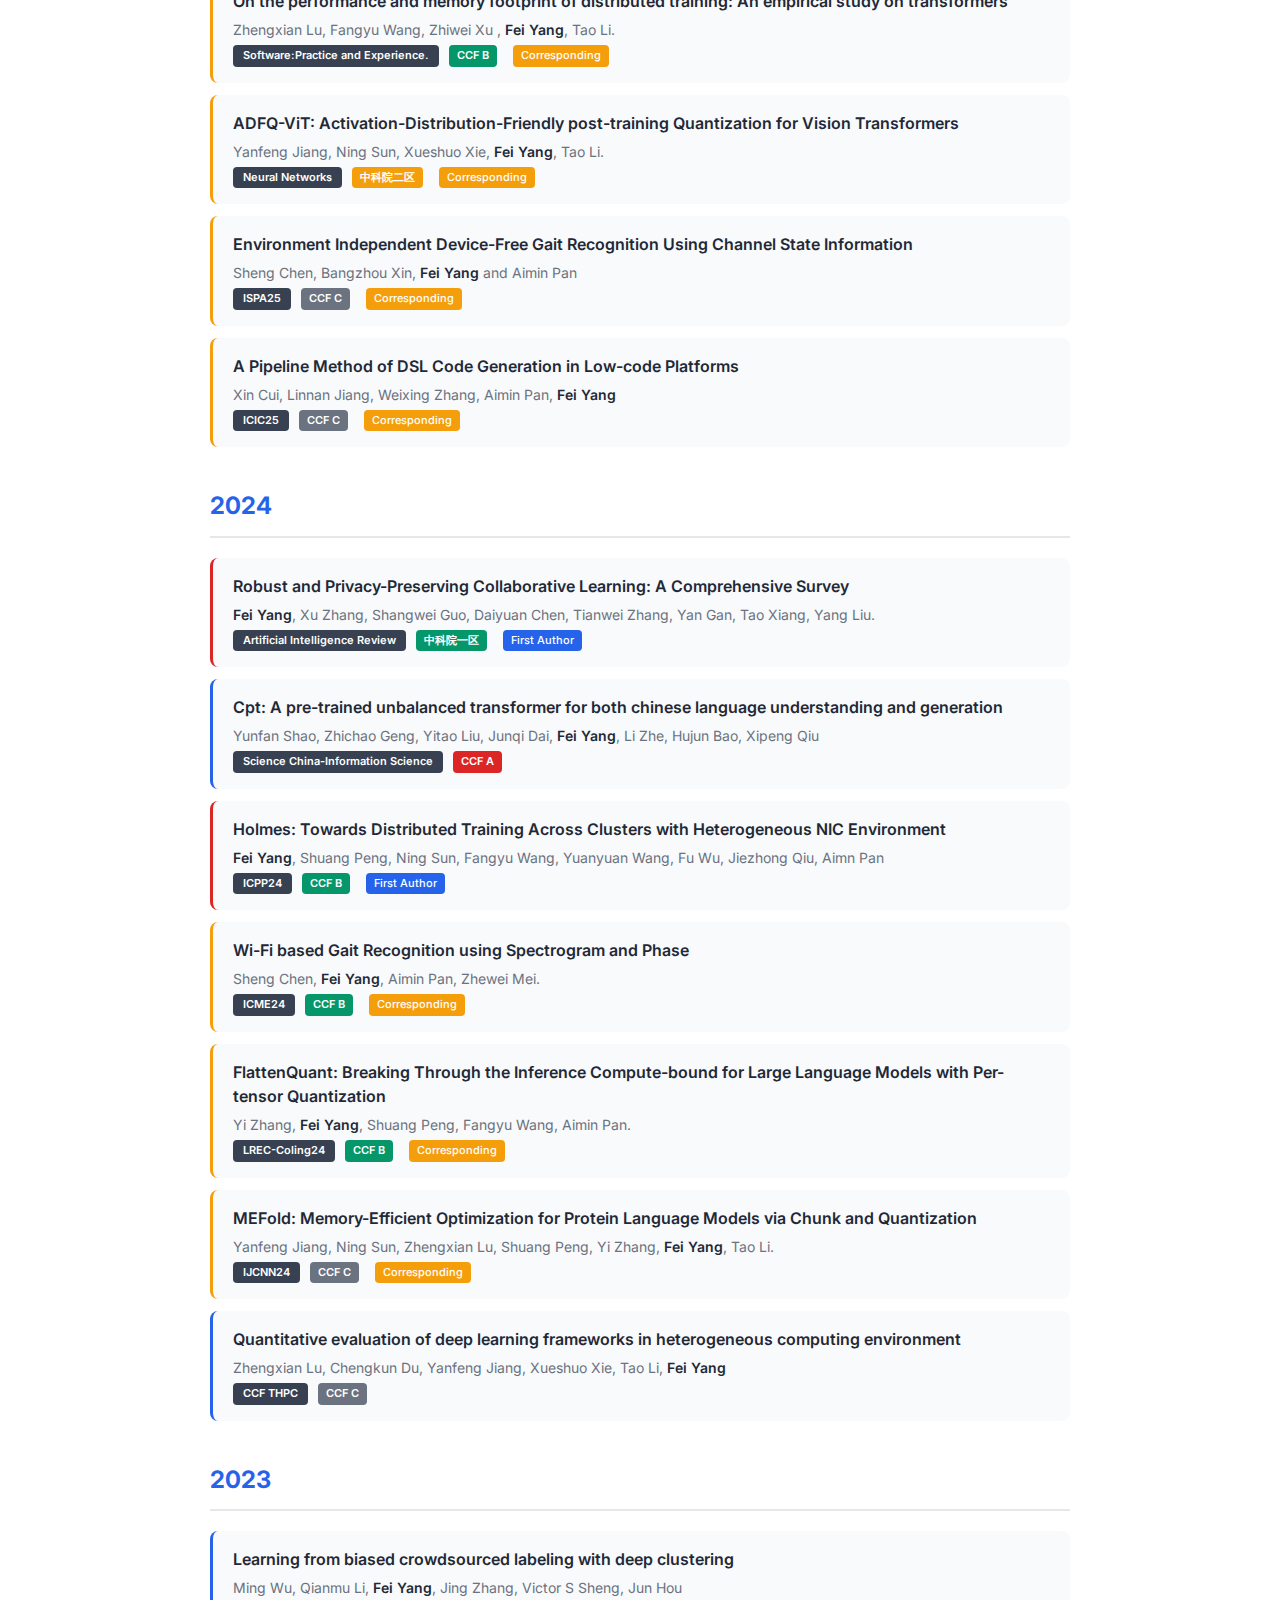
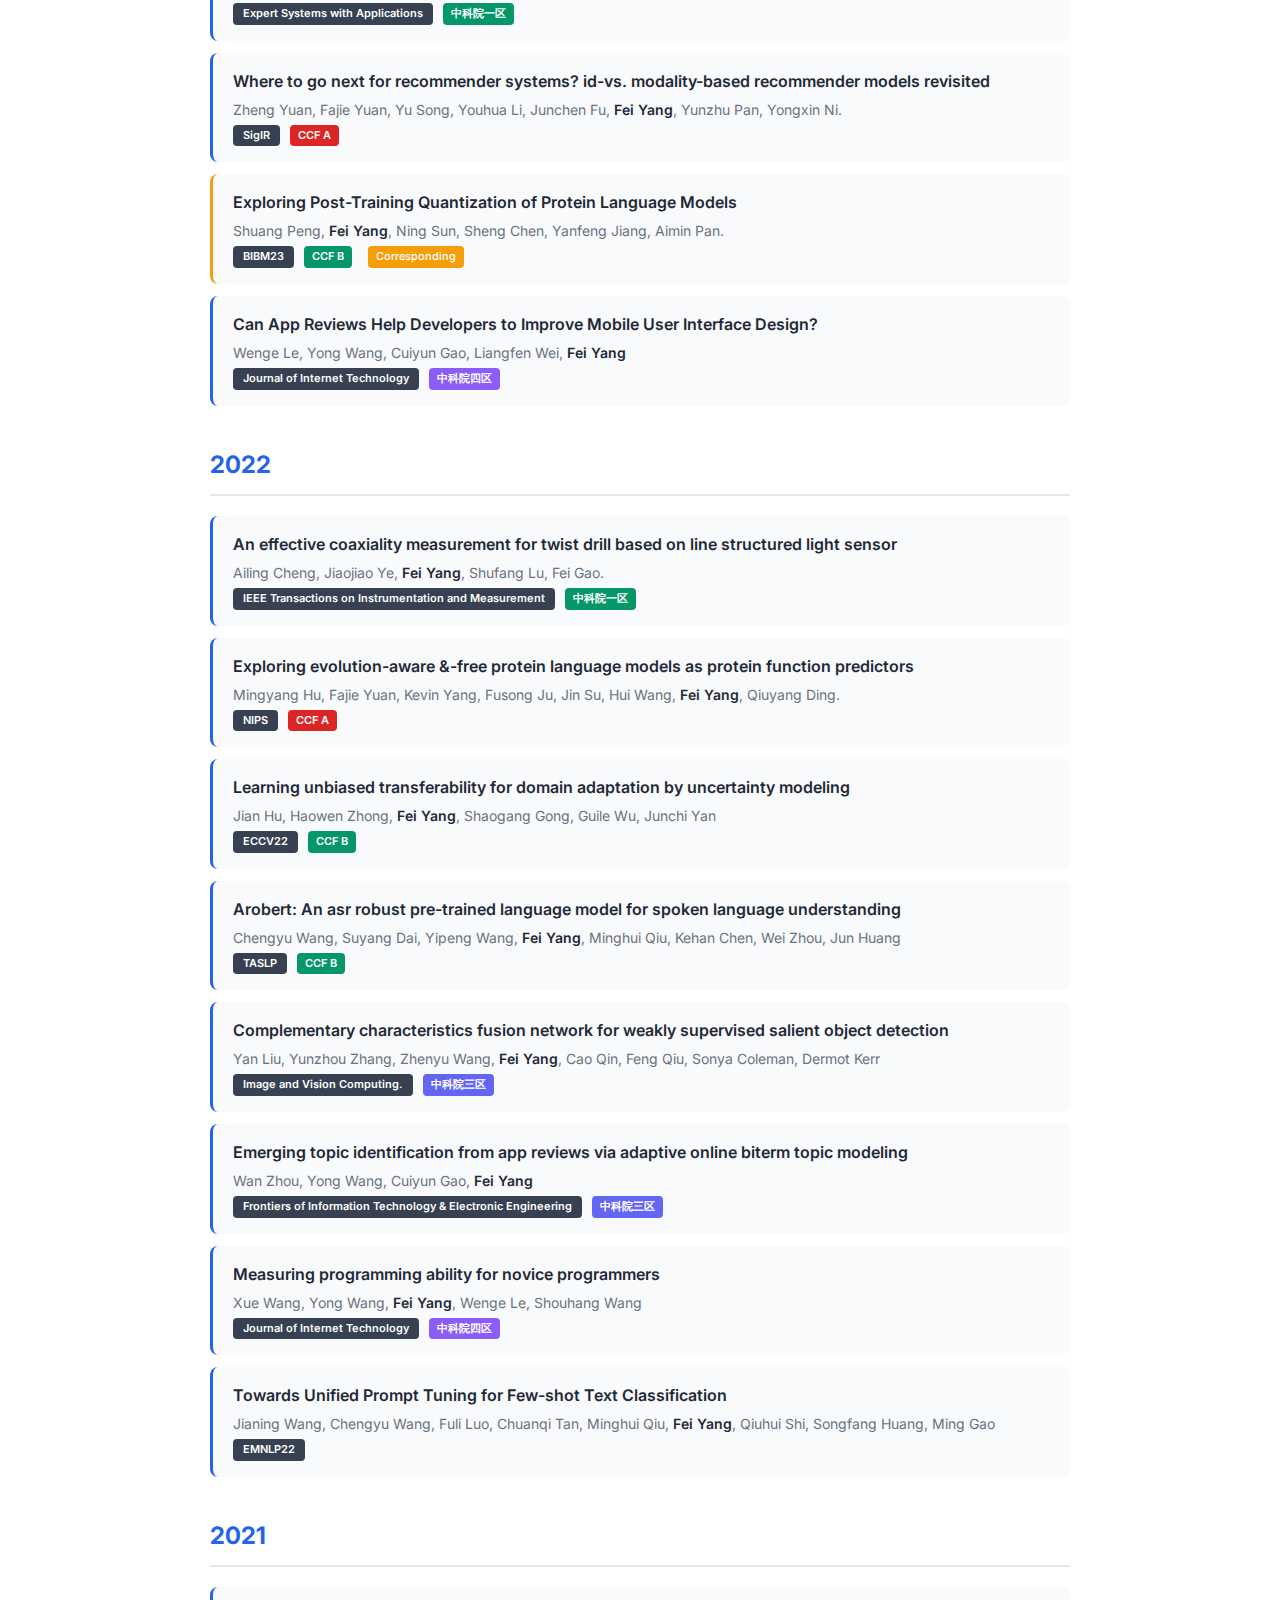
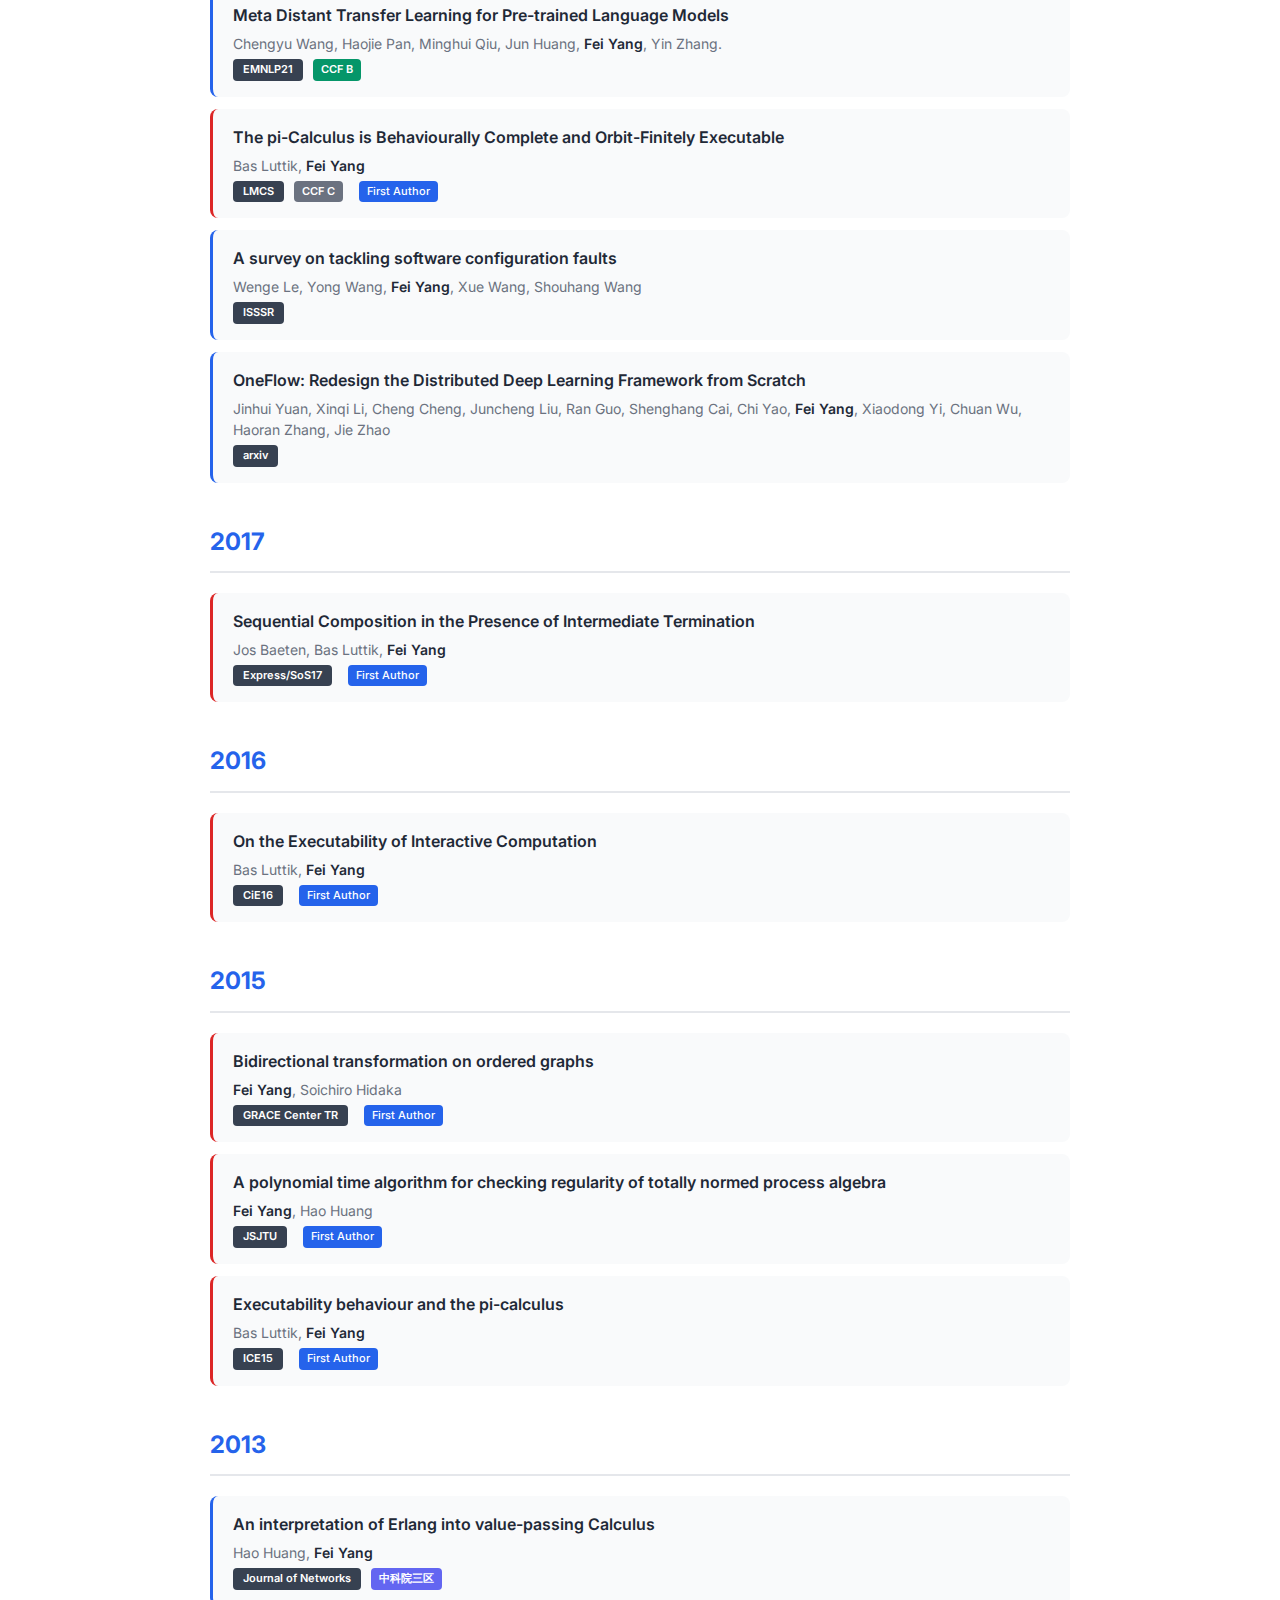
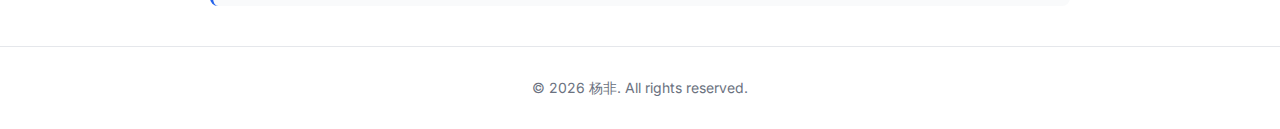
<file: publications.html>
<!DOCTYPE html>
<html lang="en">
<head>
    <meta charset="UTF-8">
    <meta name="viewport" content="width=device-width, initial-scale=1.0">
    <title>Fei Yang - Full Publication List</title>
    <meta name="description" content="Fei Yang, Associate Professor, Deputy Director of High-Performance Computing Facility Research Center, Zhejiang Laboratory">
    <link rel="preconnect" href="https://fonts.googleapis.com">
    <link rel="preconnect" href="https://fonts.gstatic.com" crossorigin>
    <link href="https://fonts.googleapis.com/css2?family=Inter:wght@300;400;500;600;700&display=swap" rel="stylesheet">
    <style>
        :root {
            --primary-color: #2563eb;
            --text-color: #1f2937;
            --text-secondary: #6b7280;
            --bg-color: #ffffff;
            --bg-secondary: #f9fafb;
            --border-color: #e5e7eb;
            --accent-color: #10b981;
            --shadow-sm: 0 1px 2px 0 rgba(0, 0, 0, 0.05);
            --shadow-md: 0 4px 6px -1px rgba(0, 0, 0, 0.1);
        }

        * {
            margin: 0;
            padding: 0;
            box-sizing: border-box;
        }

        body {
            font-family: 'Inter', -apple-system, BlinkMacSystemFont, 'Segoe UI', Roboto, Oxygen, Ubuntu, sans-serif;
            color: var(--text-color);
            background-color: var(--bg-color);
            line-height: 1.6;
            -webkit-font-smoothing: antialiased;
        }

        .container {
            max-width: 900px;
            margin: 0 auto;
            padding: 0 20px;
        }

        header {
            padding: 40px 0 30px;
            border-bottom: 1px solid var(--border-color);
            background-color: var(--bg-color);
        }

        .header-content {
            display: flex;
            justify-content: space-between;
            align-items: center;
            flex-wrap: wrap;
            gap: 20px;
        }

        h1 {
            font-size: 32px;
            font-weight: 700;
            color: var(--text-color);
        }

        .back-link {
            display: inline-flex;
            align-items: center;
            gap: 8px;
            color: var(--primary-color);
            text-decoration: none;
            font-size: 15px;
            padding: 8px 16px;
            border-radius: 6px;
            transition: background-color 0.2s;
            font-weight: 500;
        }

        .back-link:hover {
            background-color: rgba(37, 99, 235, 0.1);
        }

        main {
            padding: 40px 0;
        }

        .year-group {
            margin-bottom: 40px;
        }

        .year-header {
            font-size: 24px;
            font-weight: 700;
            color: var(--primary-color);
            margin-bottom: 20px;
            padding-bottom: 10px;
            border-bottom: 2px solid var(--border-color);
        }

        .pub-list {
            display: flex;
            flex-direction: column;
            gap: 12px;
        }

        .pub-item {
            background-color: var(--bg-secondary);
            padding: 16px 20px;
            border-radius: 8px;
            border-left: 3px solid var(--primary-color);
            transition: transform 0.2s, box-shadow 0.2s;
        }

        .pub-item:hover {
            transform: translateX(4px);
            box-shadow: var(--shadow-md);
        }

        .pub-item.first-author {
            border-left-color: #dc2626;
        }

        .pub-item.corresponding {
            border-left-color: #f59e0b;
        }

        .pub-title {
            font-size: 16px;
            font-weight: 600;
            color: var(--text-color);
            margin-bottom: 6px;
            line-height: 1.5;
        }

        .pub-authors {
            font-size: 14px;
            color: var(--text-secondary);
            margin-bottom: 4px;
            line-height: 1.5;
        }

        .pub-authors strong {
            color: var(--text-color);
            font-weight: 600;
        }

        .pub-venue {
            font-size: 13px;
            color: var(--text-secondary);
        }

        .venue-name {
            display: inline-block;
            padding: 2px 10px;
            background-color: #374151;
            color: white;
            font-weight: 600;
            border-radius: 4px;
            font-size: 11px;
            margin-right: 6px;
        }

        .venue-top {
            display: inline-block;
            padding: 2px 8px;
            background-color: #dc2626;
            color: white;
            font-weight: 600;
            border-radius: 4px;
            font-size: 11px;
            margin-right: 6px;
        }

        .venue-journal {
            display: inline-block;
            padding: 2px 8px;
            background-color: #059669;
            color: white;
            font-weight: 600;
            border-radius: 4px;
            font-size: 11px;
            margin-right: 6px;
        }

        .badge-first {
            display: inline-block;
            padding: 2px 8px;
            background-color: var(--primary-color);
            color: white;
            font-weight: 500;
            border-radius: 4px;
            font-size: 11px;
            margin-left: 6px;
        }

        .badge-corresponding {
            display: inline-block;
            padding: 2px 8px;
            background-color: #f59e0b;
            color: white;
            font-weight: 500;
            border-radius: 4px;
            font-size: 11px;
            margin-left: 6px;
        }

        footer {
            border-top: 1px solid var(--border-color);
            padding: 30px 0;
            text-align: center;
            color: var(--text-secondary);
            font-size: 14px;
        }

        @media (max-width: 768px) {
            header {
                padding: 30px 0 20px;
            }

            h1 {
                font-size: 24px;
            }

            .pub-item {
                padding: 14px 16px;
            }

            .pub-title {
                font-size: 15px;
            }
        }
    </style>
</head>
<body>
    <header>
        <div class="container">
            <div class="header-content">
                <h1>Full Publication List</h1>
                <a href="index.html" class="back-link">← Back to Homepage</a>
            </div>
        </div>
    </header>

    <main class="container">
        <div class="year-group">
            <div class="year-header">2026</div>
            <div class="pub-list">
                <div class="pub-item corresponding">
                    <div class="pub-title">OptiCo: Adaptive Distributed Training Optimization via Collaborative Agent Reasoning</div>
                    <div class="pub-authors">Sheng Chen, Zhe Tang, Weixing Zhang, <strong>Fei Yang</strong>, Yuanyuan Wang, Tianlin Li, Yang Liu</div>
                    <div class="pub-venue"><span class="venue-name">ACL26</span> <span class="venue-top">CCF A</span> <span class="badge-corresponding">Corresponding</span></div>
                </div>
                <div class="pub-item corresponding">
                    <div class="pub-title">AutoHAAP: Automated Heterogeneity-Aware Asymmetric Partitioning for LLM Training</div>
                    <div class="pub-authors">Yuanyuan Wang, Nana Tang, Yuyang Wang, Shu Pan, Dingding Yu,Zeyue Wang,Mou Sun, Kejie Fu, Fangyu Wang, Yunchuan Chen, Ning Sun, <strong>Fei Yang</strong></div>
                    <div class="pub-venue"><span class="venue-name">HPCA26</span> <span class="venue-top">CCF A</span> <span class="badge-corresponding">Corresponding</span></div>
                </div>
                <div class="pub-item corresponding">
                    <div class="pub-title">LaRA: Layer-wise Rank Allocation for Efficient Fine-tuning of Pruned Large Language Models</div>
                    <div class="pub-authors">Yuhua Zhou, Changhai Zhou, Shiyang Zhang, <strong>Fei Yang</strong>, Yi Zhang, Aimin Pan</div>
                    <div class="pub-venue"><span class="venue-name">IPM26</span> <span class="venue-top">CCF A</span> <span class="badge-corresponding">Corresponding</span></div>
                </div>
                <div class="pub-item">
                    <div class="pub-title">Obscure but Effective: Classical Chinese Jailbreak Prompt Optimization via Bio-Inspired Search</div>
                    <div class="pub-authors">Xun Huang, Simeng Qin, Xiaoshuang Jia, Ranjie Duan, Huanqian Yan, Zhitao Zeng, <strong>Fei Yang</strong>, Yang Liu, Xiaojun Jia</div>
                    <div class="pub-venue"><span class="venue-name">ICLR26</span> <span class="venue-top">CCF A</span></div>
                </div>
                <div class="pub-item corresponding">
                    <div class="pub-title">Zip Your Data: Length-Adaptive Visual Token Optimization for Efficient Multi-Modal Training</div>
                    <div class="pub-authors">Ning Sun,  Fangwen Wu, Yi Zhang, Si Chen, Xiuting Tao, <strong>Fei Yang</strong></div>
                    <div class="pub-venue"><span class="venue-name">ICASSP26</span> <span class="venue-journal">CCF B</span> <span class="badge-corresponding">Corresponding</span></div>
                </div>
                <div class="pub-item corresponding">
                    <div class="pub-title">HOC: Hierarchical Overlapped Communication Optimization for Parallelism in Distributed Training</div>
                    <div class="pub-authors">Zeyue Wang, Yuanyuan Wang, Shu Pan, Yuyang Wang, Nana Tang, <strong>Fei Yang</strong></div>
                    <div class="pub-venue"><span class="venue-name">ISCAS26</span> <span class="venue-journal">CCF B</span> <span class="badge-corresponding">Corresponding</span></div>
                </div>
            </div>
        </div>
        <div class="year-group">
            <div class="year-header">2025</div>
            <div class="pub-list">
                <div class="pub-item corresponding">
                    <div class="pub-title">Parameter-Efficient Fine-Tuning in Large Models: A Survey of Methodologies</div>
                    <div class="pub-authors">Luping Wang, Sheng Chen, Linnan Jiang, Shu Pan, Runze Cai, Sen Yang, <strong>Fei Yang</strong></div>
                    <div class="pub-venue"><span class="venue-name">Artificial Intelligence Review </span> <span class="venue-journal">中科院一区</span> <span class="badge-corresponding">Corresponding</span></div>
                </div>
                <div class="pub-item corresponding">
                    <div class="pub-title"> BSLoRA: Enhancing the Parameter Efficiency of LoRA with Intra-Layer and Inter-Layer Sharing</div>
                    <div class="pub-authors">Yuhua Zhou, Ruifeng Li, Changhai Zhou,  <strong>Fei Yang</strong>, Aimin Pan</div>
                    <div class="pub-venue"><span class="venue-name">ICML25</span> <span class="venue-top">CCF A</span> <span class="badge-corresponding">Corresponding</span></div>
                </div>
                <div class="pub-item">
                    <div class="pub-title">Towards Global Reaction Feasibility and Robustness Prediction with High Throughput Data and Bayesian Deep Learning</div>
                    <div class="pub-authors">Xiaoxue Wang, Haowen Zhong, Yilan Liu, Haibin Sun, Yuru Liu, Rentao Zhang, Baochen Li, Yi Yang, Yuqing Huang, <strong>Fei Yang</strong>, Frankie Mak, Klement Foo, Sen Lin, Tianshu Yu, and Peng Wang </div>
                    <div class="pub-venue"><span class="venue-name">Nature Communications</span> <span class="venue-journal">中科院一区</span></div>
                </div>
                <div class="pub-item">
                    <div class="pub-title">Deep Face Leakage: Inverting High-quality Faces from Gradients Using Residual Optimization</div>
                    <div class="pub-authors">Xu Zhang, Tao Xiang, Shangwei Guo, <strong>Fei Yang</strong>, Tianwei Zhang.</div>
                    <div class="pub-venue"><span class="venue-name">TiP</span> <span class="venue-journal">中科院一区</span></div>
                </div>
                <div class="pub-item corresponding">
                    <div class="pub-title">On the performance and memory footprint of distributed training: An empirical study on transformers</div>
                    <div class="pub-authors">Zhengxian Lu, Fangyu Wang, Zhiwei Xu , <strong>Fei Yang</strong>, Tao Li. </div>
                    <div class="pub-venue"><span class="venue-name">Software:Practice and Experience. </span> <span class="venue-journal">CCF B</span> <span class="badge-corresponding">Corresponding</span></div>
                </div>
                <div class="pub-item corresponding">
                    <div class="pub-title">ADFQ-ViT: Activation-Distribution-Friendly post-training Quantization for Vision Transformers</div>
                    <div class="pub-authors">Yanfeng Jiang, Ning Sun, Xueshuo Xie, <strong>Fei Yang</strong>, Tao Li.</div>
                    <div class="pub-venue"><span class="venue-name">Neural Networks</span> <span class="venue-journal" style="background-color: #f59e0b;">中科院二区</span> <span class="badge-corresponding">Corresponding</span></div>
                </div>
                <div class="pub-item corresponding">
                    <div class="pub-title">Environment Independent Device-Free Gait Recognition Using Channel State Information</div>
                    <div class="pub-authors">Sheng Chen, Bangzhou Xin, <strong>Fei Yang</strong> and Aimin Pan</div>
                    <div class="pub-venue"><span class="venue-name">ISPA25</span> <span class="venue-journal" style="background-color: #6b7280;">CCF C</span> <span class="badge-corresponding">Corresponding</span></div>
                </div>
                <div class="pub-item corresponding">
                    <div class="pub-title">A Pipeline Method of DSL Code Generation in Low-code Platforms</div>
                    <div class="pub-authors">Xin Cui, Linnan Jiang, Weixing Zhang, Aimin Pan, <strong>Fei Yang</strong></div>
                    <div class="pub-venue"><span class="venue-name">ICIC25</span> <span class="venue-journal" style="background-color: #6b7280;">CCF C</span> <span class="badge-corresponding">Corresponding</span></div>
                </div>
            </div>
        </div>
        <div class="year-group">
            <div class="year-header">2024</div>
            <div class="pub-list">
                <div class="pub-item first-author">
                    <div class="pub-title">Robust and Privacy-Preserving Collaborative Learning: A Comprehensive Survey</div>
                    <div class="pub-authors"><strong>Fei Yang</strong>, Xu Zhang, Shangwei Guo, Daiyuan Chen, Tianwei Zhang, Yan Gan, Tao Xiang, Yang Liu.</div>
                    <div class="pub-venue"><span class="venue-name">Artificial Intelligence Review </span> <span class="venue-journal">中科院一区</span> <span class="badge-first">First Author</span></div>
                </div>
                <div class="pub-item">
                    <div class="pub-title">Cpt: A pre-trained unbalanced transformer for both chinese language understanding and generation</div>
                    <div class="pub-authors">Yunfan Shao, Zhichao Geng, Yitao Liu, Junqi Dai, <strong>Fei Yang</strong>, Li Zhe, Hujun Bao, Xipeng Qiu</div>
                    <div class="pub-venue"><span class="venue-name">Science China-Information Science</span> <span class="venue-top">CCF A</span></div>
                </div>
                <div class="pub-item first-author">
                    <div class="pub-title">Holmes: Towards Distributed Training Across Clusters with Heterogeneous NIC Environment</div>
                    <div class="pub-authors"><strong>Fei Yang</strong>, Shuang Peng, Ning Sun, Fangyu Wang, Yuanyuan Wang, Fu Wu, Jiezhong Qiu, Aimn Pan</div>
                    <div class="pub-venue"><span class="venue-name">ICPP24</span> <span class="venue-journal">CCF B</span> <span class="badge-first">First Author</span></div>
                </div>
                <div class="pub-item corresponding">
                    <div class="pub-title">Wi-Fi based Gait Recognition using Spectrogram and Phase</div>
                    <div class="pub-authors">Sheng Chen, <strong>Fei Yang</strong>, Aimin Pan, Zhewei Mei.</div>
                    <div class="pub-venue"><span class="venue-name">ICME24</span> <span class="venue-journal">CCF B</span> <span class="badge-corresponding">Corresponding</span></div>
                </div>
                <div class="pub-item corresponding">
                    <div class="pub-title">FlattenQuant: Breaking Through the Inference Compute-bound for Large Language Models with Per-tensor Quantization</div>
                    <div class="pub-authors">Yi Zhang, <strong>Fei Yang</strong>, Shuang Peng, Fangyu Wang, Aimin Pan. </div>
                    <div class="pub-venue"><span class="venue-name">LREC-Coling24</span> <span class="venue-journal">CCF B</span> <span class="badge-corresponding">Corresponding</span></div>
                </div>
                <div class="pub-item corresponding">
                    <div class="pub-title">MEFold: Memory-Efficient Optimization for Protein Language Models via Chunk and Quantization</div>
                    <div class="pub-authors">Yanfeng Jiang, Ning Sun, Zhengxian Lu, Shuang Peng, Yi Zhang, <strong>Fei Yang</strong>, Tao Li. </div>
                    <div class="pub-venue"><span class="venue-name">IJCNN24</span> <span class="venue-journal" style="background-color: #6b7280;">CCF C</span> <span class="badge-corresponding">Corresponding</span></div>
                </div>
                <div class="pub-item">
                    <div class="pub-title">Quantitative evaluation of deep learning frameworks in heterogeneous computing environment</div>
                    <div class="pub-authors">Zhengxian Lu, Chengkun Du, Yanfeng Jiang, Xueshuo Xie, Tao Li, <strong>Fei Yang</strong></div>
                    <div class="pub-venue"><span class="venue-name">CCF THPC</span> <span class="venue-journal" style="background-color: #6b7280;">CCF C</span></div>
                </div>
            </div>
        </div>
        <div class="year-group">
            <div class="year-header">2023</div>
            <div class="pub-list">
                <div class="pub-item">
                    <div class="pub-title">Learning from biased crowdsourced labeling with deep clustering</div>
                    <div class="pub-authors">Ming Wu, Qianmu Li, <strong>Fei Yang</strong>, Jing Zhang, Victor S Sheng, Jun Hou</div>
                    <div class="pub-venue"><span class="venue-name">Expert Systems with Applications</span> <span class="venue-journal">中科院一区</span></div>
                </div>
                <div class="pub-item">
                    <div class="pub-title">Where to go next for recommender systems? id-vs. modality-based recommender models revisited</div>
                    <div class="pub-authors">Zheng Yuan, Fajie Yuan, Yu Song, Youhua Li, Junchen Fu, <strong>Fei Yang</strong>, Yunzhu Pan, Yongxin Ni.</div>
                    <div class="pub-venue"><span class="venue-name">SigIR</span> <span class="venue-top">CCF A</span></div>
                </div>
                <div class="pub-item corresponding">
                    <div class="pub-title">Exploring Post-Training Quantization of Protein Language Models</div>
                    <div class="pub-authors">Shuang Peng, <strong>Fei Yang</strong>, Ning Sun, Sheng Chen, Yanfeng Jiang, Aimin Pan.</div>
                    <div class="pub-venue"><span class="venue-name">BIBM23</span> <span class="venue-journal">CCF B</span> <span class="badge-corresponding">Corresponding</span></div>
                </div>
                <div class="pub-item">
                    <div class="pub-title">Can App Reviews Help Developers to Improve Mobile User Interface Design?</div>
                    <div class="pub-authors">Wenge Le, Yong Wang, Cuiyun Gao, Liangfen Wei, <strong>Fei Yang</strong></div>
                    <div class="pub-venue"><span class="venue-name"> Journal of Internet Technology</span> <span class="venue-journal" style="background-color: #8b5cf6;">中科院四区</span></div>
                </div>
            </div>
        </div>
        <div class="year-group">
            <div class="year-header">2022</div>
            <div class="pub-list">
                <div class="pub-item">
                    <div class="pub-title">An effective coaxiality measurement for twist drill based on line structured light sensor</div>
                    <div class="pub-authors">Ailing Cheng, Jiaojiao Ye, <strong>Fei Yang</strong>, Shufang Lu, Fei Gao.</div>
                    <div class="pub-venue"><span class="venue-name">IEEE Transactions on Instrumentation and Measurement</span> <span class="venue-journal">中科院一区</span></div>
                </div>
                <div class="pub-item">
                    <div class="pub-title">Exploring evolution-aware &-free protein language models as protein function predictors</div>
                    <div class="pub-authors">Mingyang Hu, Fajie Yuan, Kevin Yang, Fusong Ju, Jin Su, Hui Wang, <strong>Fei Yang</strong>, Qiuyang Ding.</div>
                    <div class="pub-venue"><span class="venue-name">NIPS</span> <span class="venue-top">CCF A</span></div>
                </div>
                <div class="pub-item">
                    <div class="pub-title">Learning unbiased transferability for domain adaptation by uncertainty modeling</div>
                    <div class="pub-authors">Jian Hu, Haowen Zhong, <strong>Fei Yang</strong>, Shaogang Gong, Guile Wu, Junchi Yan</div>
                    <div class="pub-venue"><span class="venue-name">ECCV22</span> <span class="venue-journal">CCF B</span></div>
                </div>
                <div class="pub-item">
                    <div class="pub-title">Arobert: An asr robust pre-trained language model for spoken language understanding</div>
                    <div class="pub-authors">Chengyu Wang, Suyang Dai, Yipeng Wang, <strong>Fei Yang</strong>, Minghui Qiu, Kehan Chen, Wei Zhou, Jun Huang</div>
                    <div class="pub-venue"><span class="venue-name">TASLP</span> <span class="venue-journal">CCF B</span></div>
                </div>
                <div class="pub-item">
                    <div class="pub-title">Complementary characteristics fusion network for weakly supervised salient object detection</div>
                    <div class="pub-authors">Yan Liu, Yunzhou Zhang, Zhenyu Wang, <strong>Fei Yang</strong>, Cao Qin, Feng Qiu, Sonya Coleman, Dermot Kerr</div>
                    <div class="pub-venue"><span class="venue-name"> Image and Vision Computing.</span> <span class="venue-journal" style="background-color: #6366f1;">中科院三区</span></div>
                </div>
                <div class="pub-item">
                    <div class="pub-title">Emerging topic identification from app reviews via adaptive online biterm topic modeling</div>
                    <div class="pub-authors">Wan Zhou, Yong Wang, Cuiyun Gao, <strong>Fei Yang</strong></div>
                    <div class="pub-venue"><span class="venue-name">Frontiers of Information Technology & Electronic Engineering</span> <span class="venue-journal" style="background-color: #6366f1;">中科院三区</span></div>
                </div>
                <div class="pub-item">
                    <div class="pub-title">Measuring programming ability for novice programmers</div>
                    <div class="pub-authors">Xue Wang, Yong Wang, <strong>Fei Yang</strong>, Wenge Le, Shouhang Wang</div>
                    <div class="pub-venue"><span class="venue-name"> Journal of Internet Technology</span> <span class="venue-journal" style="background-color: #8b5cf6;">中科院四区</span></div>
                </div>
                <div class="pub-item">
                    <div class="pub-title">Towards Unified Prompt Tuning for Few-shot Text Classification </div>
                    <div class="pub-authors">Jianing Wang, Chengyu Wang, Fuli Luo, Chuanqi Tan, Minghui Qiu, <strong>Fei Yang</strong>, Qiuhui Shi, Songfang Huang, Ming Gao</div>
                    <div class="pub-venue"><span class="venue-name">EMNLP22</span></div>
                </div>
            </div>
        </div>
        <div class="year-group">
            <div class="year-header">2021</div>
            <div class="pub-list">
                <div class="pub-item">
                    <div class="pub-title">Meta Distant Transfer Learning for Pre-trained Language Models</div>
                    <div class="pub-authors">Chengyu Wang, Haojie Pan, Minghui Qiu, Jun Huang, <strong>Fei Yang</strong>, Yin Zhang. </div>
                    <div class="pub-venue"><span class="venue-name">EMNLP21</span> <span class="venue-journal">CCF B</span></div>
                </div>
                <div class="pub-item first-author">
                    <div class="pub-title">The pi-Calculus is Behaviourally Complete and Orbit-Finitely Executable</div>
                    <div class="pub-authors">Bas Luttik, <strong>Fei Yang</strong></div>
                    <div class="pub-venue"><span class="venue-name">LMCS</span> <span class="venue-journal" style="background-color: #6b7280;">CCF C</span> <span class="badge-first">First Author</span></div>
                </div>
                <div class="pub-item">
                    <div class="pub-title">A survey on tackling software configuration faults</div>
                    <div class="pub-authors">Wenge Le, Yong Wang, <strong>Fei Yang</strong>, Xue Wang, Shouhang Wang</div>
                    <div class="pub-venue"><span class="venue-name">ISSSR</span></div>
                </div>
                <div class="pub-item">
                    <div class="pub-title">OneFlow: Redesign the Distributed Deep Learning Framework from Scratch</div>
                    <div class="pub-authors">Jinhui Yuan, Xinqi Li, Cheng Cheng, Juncheng Liu, Ran Guo, Shenghang Cai, Chi Yao, <strong>Fei Yang</strong>, Xiaodong Yi, Chuan Wu, Haoran Zhang, Jie Zhao</div>
                    <div class="pub-venue"><span class="venue-name">arxiv</span></div>
                </div>
            </div>
        </div>
        <div class="year-group">
            <div class="year-header">2017</div>
            <div class="pub-list">
                <div class="pub-item first-author">
                    <div class="pub-title">Sequential Composition in the Presence of Intermediate Termination</div>
                    <div class="pub-authors">Jos Baeten, Bas Luttik, <strong>Fei Yang</strong></div>
                    <div class="pub-venue"><span class="venue-name">Express/SoS17</span> <span class="badge-first">First Author</span></div>
                </div>
            </div>
        </div>
        <div class="year-group">
            <div class="year-header">2016</div>
            <div class="pub-list">
                <div class="pub-item first-author">
                    <div class="pub-title">On the Executability of Interactive Computation</div>
                    <div class="pub-authors">Bas Luttik, <strong>Fei Yang</strong></div>
                    <div class="pub-venue"><span class="venue-name">CiE16</span> <span class="badge-first">First Author</span></div>
                </div>
            </div>
        </div>
        <div class="year-group">
            <div class="year-header">2015</div>
            <div class="pub-list">
                <div class="pub-item first-author">
                    <div class="pub-title">Bidirectional transformation on ordered graphs</div>
                    <div class="pub-authors"><strong>Fei Yang</strong>, Soichiro Hidaka</div>
                    <div class="pub-venue"><span class="venue-name">GRACE Center TR</span> <span class="badge-first">First Author</span></div>
                </div>
                <div class="pub-item first-author">
                    <div class="pub-title">A polynomial time algorithm for checking regularity of totally normed process algebra</div>
                    <div class="pub-authors"><strong>Fei Yang</strong>, Hao Huang</div>
                    <div class="pub-venue"><span class="venue-name">JSJTU</span> <span class="badge-first">First Author</span></div>
                </div>
                <div class="pub-item first-author">
                    <div class="pub-title">Executability behaviour and the pi-calculus</div>
                    <div class="pub-authors">Bas Luttik, <strong>Fei Yang</strong></div>
                    <div class="pub-venue"><span class="venue-name">ICE15</span> <span class="badge-first">First Author</span></div>
                </div>
            </div>
        </div>
        <div class="year-group">
            <div class="year-header">2013</div>
            <div class="pub-list">
                <div class="pub-item">
                    <div class="pub-title">An interpretation of Erlang into value-passing Calculus</div>
                    <div class="pub-authors">Hao Huang, <strong>Fei Yang</strong></div>
                    <div class="pub-venue"><span class="venue-name">Journal of Networks</span> <span class="venue-journal" style="background-color: #6366f1;">中科院三区</span></div>
                </div>
            </div>
        </div>
    </main>

    <footer>
        <div class="container">
            <p>© <span id="year"></span> 杨非. All rights reserved.</p>
        </div>
    </footer>

    <script>
        // 当前年份
        document.getElementById('year').textContent = new Date().getFullYear();
    </script>
</body>
</html>
</file>
<file: stylesheets/screen.css>
html,body,div,span,applet,object,iframe,h1,h2,h3,h4,h5,h6,p,blockquote,pre,a,abbr,acronym,address,big,cite,code,del,dfn,em,img,ins,kbd,q,s,samp,small,strike,strong,sub,sup,tt,var,b,u,i,center,dl,dt,dd,ol,ul,li,fieldset,form,label,legend,table,caption,tbody,tfoot,thead,tr,th,td,article,aside,canvas,details,embed,figure,figcaption,footer,header,hgroup,menu,nav,output,ruby,section,summary,time,mark,audio,video{margin:0;padding:0;border:0;font:inherit;font-size:100%;vertical-align:baseline}html{line-height:1}ol,ul{list-style:none}table{border-collapse:collapse;border-spacing:0}caption,th,td{text-align:left;font-weight:normal;vertical-align:middle}q,blockquote{quotes:none}q:before,q:after,blockquote:before,blockquote:after{content:"";content:none}a img{border:none}article,aside,details,figcaption,figure,footer,header,hgroup,main,menu,nav,section,summary{display:block}a{color:#1863a1}a:visited{color:#751590}a:focus{color:#0181eb}a:hover{color:#0181eb}a:active{color:#01579f}aside.sidebar a{color:#222}aside.sidebar a:focus{color:#0181eb}aside.sidebar a:hover{color:#0181eb}aside.sidebar a:active{color:#01579f}a{-moz-transition:color 0.3s;-o-transition:color 0.3s;-webkit-transition:color 0.3s;transition:color 0.3s}html{background:#252525 url('/images/line-tile.png?1430409739') top left}body>div{background:#f2f2f2 url('/images/noise.png?1430409739') top left;border-bottom:1px solid #bfbfbf}body>div>div{background:#f8f8f8 url('/images/noise.png?1430409739') top left;border-right:1px solid #e0e0e0}.heading,body>header h1,h1,h2,h3,h4,h5,h6{font-family:"PT Serif","Georgia","Helvetica Neue",Arial,sans-serif}.sans,body>header h2,article header p.meta,article>footer,#content .blog-index footer,html .gist .gist-file .gist-meta,#blog-archives a.category,#blog-archives time,aside.sidebar section,body>footer{font-family:"PT Sans","Helvetica Neue",Arial,sans-serif}.serif,body,#content .blog-index a[rel=full-article]{font-family:"PT Serif",Georgia,Times,"Times New Roman",serif}.mono,pre,code,tt,p code,li code{font-family:Menlo,Monaco,"Andale Mono","lucida console","Courier New",monospace}body>header h1{font-size:2.2em;font-family:"PT Serif","Georgia","Helvetica Neue",Arial,sans-serif;font-weight:normal;line-height:1.2em;margin-bottom:0.6667em}body>header h2{font-family:"PT Serif","Georgia","Helvetica Neue",Arial,sans-serif}body{line-height:1.5em;color:#222}h1{font-size:2.2em;line-height:1.2em}@media only screen and (min-width: 992px){body{font-size:1.15em}h1{font-size:2.6em;line-height:1.2em}}h1,h2,h3,h4,h5,h6{text-rendering:optimizelegibility;margin-bottom:1em;font-weight:bold}h2,section h1{font-size:1.5em}h3,section h2,section section h1{font-size:1.3em}h4,section h3,section section h2,section section section h1{font-size:1em}h5,section h4,section section h3{font-size:.9em}h6,section h5,section section h4,section section section h3{font-size:.8em}p,article blockquote,ul,ol{margin-bottom:1.5em}ul{list-style-type:disc}ul ul{list-style-type:circle;margin-bottom:0px}ul ul ul{list-style-type:square;margin-bottom:0px}ol{list-style-type:decimal}ol ol{list-style-type:lower-alpha;margin-bottom:0px}ol ol ol{list-style-type:lower-roman;margin-bottom:0px}ul,ul ul,ul ol,ol,ol ul,ol ol{margin-left:1.3em}ul ul,ul ol,ol ul,ol ol{margin-bottom:0em}strong{font-weight:bold}em{font-style:italic}sup,sub{font-size:0.75em;position:relative;display:inline-block;padding:0 .2em;line-height:.8em}sup{top:-.5em}sub{bottom:-.5em}a[rev='footnote']{font-size:.75em;padding:0 .3em;line-height:1}q{font-style:italic}q:before{content:"\201C"}q:after{content:"\201D"}em,dfn{font-style:italic}strong,dfn{font-weight:bold}del,s{text-decoration:line-through}abbr,acronym{border-bottom:1px dotted;cursor:help}hr{margin-bottom:0.2em}small{font-size:.8em}big{font-size:1.2em}article blockquote{font-style:italic;position:relative;font-size:1.2em;line-height:1.5em;padding-left:1em;border-left:4px solid rgba(170,170,170,0.5)}article blockquote cite{font-style:italic}article blockquote cite a{color:#aaa !important;word-wrap:break-word}article blockquote cite:before{content:'\2014';padding-right:.3em;padding-left:.3em;color:#aaa}@media only screen and (min-width: 992px){article blockquote{padding-left:1.5em;border-left-width:4px}}.pullquote-right:before,.pullquote-left:before{padding:0;border:none;content:attr(data-pullquote);float:right;width:45%;margin:.5em 0 1em 1.5em;position:relative;top:7px;font-size:1.4em;line-height:1.45em}.pullquote-left:before{float:left;margin:.5em 1.5em 1em 0}.force-wrap,article a,aside.sidebar a{white-space:-moz-pre-wrap;white-space:-pre-wrap;white-space:-o-pre-wrap;white-space:pre-wrap;word-wrap:break-word}.group,body>header,body>nav,body>footer,body #content>article,body #content>div>article,body #content>div>section,body div.pagination,aside.sidebar,#main,#content,.sidebar{*zoom:1}.group:after,body>header:after,body>nav:after,body>footer:after,body #content>article:after,body #content>div>article:after,body #content>div>section:after,body div.pagination:after,#main:after,#content:after,.sidebar:after{content:"";display:table;clear:both}body{-webkit-text-size-adjust:none;max-width:1200px;position:relative;margin:0 auto}body>header,body>nav,body>footer,body #content>article,body #content>div>article,body #content>div>section{padding-left:18px;padding-right:18px}@media only screen and (min-width: 480px){body>header,body>nav,body>footer,body #content>article,body #content>div>article,body #content>div>section{padding-left:25px;padding-right:25px}}@media only screen and (min-width: 768px){body>header,body>nav,body>footer,body #content>article,body #content>div>article,body #content>div>section{padding-left:35px;padding-right:35px}}@media only screen and (min-width: 992px){body>header,body>nav,body>footer,body #content>article,body #content>div>article,body #content>div>section{padding-left:55px;padding-right:55px}}body div.pagination{margin-left:18px;margin-right:18px}@media only screen and (min-width: 480px){body div.pagination{margin-left:25px;margin-right:25px}}@media only screen and (min-width: 768px){body div.pagination{margin-left:35px;margin-right:35px}}@media only screen and (min-width: 992px){body div.pagination{margin-left:55px;margin-right:55px}}body>header{font-size:1em;padding-top:1.5em;padding-bottom:1.5em}#content{overflow:hidden}#content>div,#content>article{width:100%}aside.sidebar{float:none;padding:0 18px 1px;background-color:#f7f7f7;border-top:1px solid #e0e0e0}.flex-content,article img,article video,article .flash-video,aside.sidebar img{max-width:100%;height:auto}.basic-alignment.left,article img.left,article video.left,article .left.flash-video,aside.sidebar img.left{float:left;margin-right:1.5em}.basic-alignment.right,article img.right,article video.right,article .right.flash-video,aside.sidebar img.right{float:right;margin-left:1.5em}.basic-alignment.center,article img.center,article video.center,article .center.flash-video,aside.sidebar img.center{display:block;margin:0 auto 1.5em}.basic-alignment.left,article img.left,article video.left,article .left.flash-video,aside.sidebar img.left,.basic-alignment.right,article img.right,article video.right,article .right.flash-video,aside.sidebar img.right{margin-bottom:.8em}.toggle-sidebar,.no-sidebar .toggle-sidebar{display:none}@media only screen and (min-width: 750px){body.sidebar-footer aside.sidebar{float:none;width:auto;clear:left;margin:0;padding:0 35px 1px;background-color:#f7f7f7;border-top:1px solid #eaeaea}body.sidebar-footer aside.sidebar section.odd,body.sidebar-footer aside.sidebar section.even{float:left;width:48%}body.sidebar-footer aside.sidebar section.odd{margin-left:0}body.sidebar-footer aside.sidebar section.even{margin-left:4%}body.sidebar-footer aside.sidebar.thirds section{width:30%;margin-left:5%}body.sidebar-footer aside.sidebar.thirds section.first{margin-left:0;clear:both}}body.sidebar-footer #content{margin-right:0px}body.sidebar-footer .toggle-sidebar{display:none}@media only screen and (min-width: 550px){body>header{font-size:1em}}@media only screen and (min-width: 750px){aside.sidebar{float:none;width:auto;clear:left;margin:0;padding:0 35px 1px;background-color:#f7f7f7;border-top:1px solid #eaeaea}aside.sidebar section.odd,aside.sidebar section.even{float:left;width:48%}aside.sidebar section.odd{margin-left:0}aside.sidebar section.even{margin-left:4%}aside.sidebar.thirds section{width:30%;margin-left:5%}aside.sidebar.thirds section.first{margin-left:0;clear:both}}@media only screen and (min-width: 768px){body{-webkit-text-size-adjust:auto}body>header{font-size:1.2em}#main{padding:0;margin:0 auto}#content{overflow:visible;margin-right:240px;position:relative}.no-sidebar #content{margin-right:0;border-right:0}.collapse-sidebar #content{margin-right:20px}#content>div,#content>article{padding-top:17.5px;padding-bottom:17.5px;float:left}aside.sidebar{width:210px;padding:0 15px 15px;background:none;clear:none;float:left;margin:0 -100% 0 0}aside.sidebar section{width:auto;margin-left:0}aside.sidebar section.odd,aside.sidebar section.even{float:none;width:auto;margin-left:0}.collapse-sidebar aside.sidebar{float:none;width:auto;clear:left;margin:0;padding:0 35px 1px;background-color:#f7f7f7;border-top:1px solid #eaeaea}.collapse-sidebar aside.sidebar section.odd,.collapse-sidebar aside.sidebar section.even{float:left;width:48%}.collapse-sidebar aside.sidebar section.odd{margin-left:0}.collapse-sidebar aside.sidebar section.even{margin-left:4%}.collapse-sidebar aside.sidebar.thirds section{width:30%;margin-left:5%}.collapse-sidebar aside.sidebar.thirds section.first{margin-left:0;clear:both}}@media only screen and (min-width: 992px){body>header{font-size:1.3em}#content{margin-right:300px}#content>div,#content>article{padding-top:27.5px;padding-bottom:27.5px}aside.sidebar{width:260px;padding:1.2em 20px 20px}.collapse-sidebar aside.sidebar{padding-left:55px;padding-right:55px}}@media only screen and (min-width: 768px){ul,ol{margin-left:0}}body>header{background:#333}body>header h1{display:inline-block;margin:0}body>header h1 a,body>header h1 a:visited,body>header h1 a:hover{color:#f2f2f2;text-decoration:none}body>header h2{margin:.2em 0 0;font-size:1em;color:#aaa;font-weight:normal}body>nav{position:relative;background-color:#ccc;background:url('/images/noise.png?1430409739'),url('[data-uri]');background:url('/images/noise.png?1430409739'),-webkit-gradient(linear, 50% 0%, 50% 100%, color-stop(0%, #e0e0e0),color-stop(50%, #cccccc),color-stop(100%, #b0b0b0));background:url('/images/noise.png?1430409739'),-moz-linear-gradient(#e0e0e0,#cccccc,#b0b0b0);background:url('/images/noise.png?1430409739'),-webkit-linear-gradient(#e0e0e0,#cccccc,#b0b0b0);background:url('/images/noise.png?1430409739'),linear-gradient(#e0e0e0,#cccccc,#b0b0b0);border-top:1px solid #f2f2f2;border-bottom:1px solid #8c8c8c;padding-top:.35em;padding-bottom:.35em}body>nav form{-moz-background-clip:padding;-o-background-clip:padding-box;-webkit-background-clip:padding;background-clip:padding-box;margin:0;padding:0}body>nav form .search{padding:.3em .5em 0;font-size:.85em;font-family:"PT Sans","Helvetica Neue",Arial,sans-serif;line-height:1.1em;width:95%;-moz-border-radius:0.5em;-webkit-border-radius:0.5em;border-radius:0.5em;-moz-background-clip:padding;-o-background-clip:padding-box;-webkit-background-clip:padding;background-clip:padding-box;-moz-box-shadow:#d1d1d1 0 1px;-webkit-box-shadow:#d1d1d1 0 1px;box-shadow:#d1d1d1 0 1px;background-color:#f2f2f2;border:1px solid #b3b3b3;color:#888}body>nav form .search:focus{color:#444;border-color:#80b1df;-moz-box-shadow:#80b1df 0 0 4px,#80b1df 0 0 3px inset;-webkit-box-shadow:#80b1df 0 0 4px,#80b1df 0 0 3px inset;box-shadow:#80b1df 0 0 4px,#80b1df 0 0 3px inset;background-color:#fff;outline:none}body>nav fieldset[role=search]{float:right;width:48%}body>nav fieldset.mobile-nav{float:left;width:48%}body>nav fieldset.mobile-nav select{width:100%;font-size:.8em;border:1px solid #888}body>nav ul{display:none}@media only screen and (min-width: 550px){body>nav{font-size:.9em}body>nav ul{margin:0;padding:0;border:0;overflow:hidden;*zoom:1;float:left;display:block;padding-top:.15em}body>nav ul li{list-style-image:none;list-style-type:none;margin-left:0;white-space:nowrap;float:left;padding-left:0;padding-right:0}body>nav ul li:first-child{padding-left:0}body>nav ul li:last-child{padding-right:0}body>nav ul li.last{padding-right:0}body>nav ul.subscription{margin-left:.8em;float:right}body>nav ul.subscription li:last-child a{padding-right:0}body>nav ul li{margin:0}body>nav a{color:#6b6b6b;font-family:"PT Sans","Helvetica Neue",Arial,sans-serif;text-shadow:#ebebeb 0 1px;float:left;text-decoration:none;font-size:1.1em;padding:.1em 0;line-height:1.5em}body>nav a:visited{color:#6b6b6b}body>nav a:hover{color:#2b2b2b}body>nav li+li{border-left:1px solid #b0b0b0;margin-left:.8em}body>nav li+li a{padding-left:.8em;border-left:1px solid #dedede}body>nav form{float:right;text-align:left;padding-left:.8em;width:175px}body>nav form .search{width:93%;font-size:.95em;line-height:1.2em}body>nav ul[data-subscription$=email]+form{width:97px}body>nav ul[data-subscription$=email]+form .search{width:91%}body>nav fieldset.mobile-nav{display:none}body>nav fieldset[role=search]{width:99%}}@media only screen and (min-width: 992px){body>nav form{width:215px}body>nav ul[data-subscription$=email]+form{width:147px}}.no-placeholder body>nav .search{background:#f2f2f2 url('/images/search.png?1430409739') 0.3em 0.25em no-repeat;text-indent:1.3em}@media only screen and (min-width: 550px){.maskImage body>nav ul[data-subscription$=email]+form{width:123px}}@media only screen and (min-width: 992px){.maskImage body>nav ul[data-subscription$=email]+form{width:173px}}.maskImage ul.subscription{position:relative;top:.2em}.maskImage ul.subscription li,.maskImage ul.subscription a{border:0;padding:0}.maskImage a[rel=subscribe-rss]{position:relative;top:0px;text-indent:-999999em;background-color:#dedede;border:0;padding:0}.maskImage a[rel=subscribe-rss],.maskImage a[rel=subscribe-rss]:after{-webkit-mask-image:url('/images/rss.png?1430409739');-moz-mask-image:url('/images/rss.png?1430409739');-ms-mask-image:url('/images/rss.png?1430409739');-o-mask-image:url('/images/rss.png?1430409739');mask-image:url('/images/rss.png?1430409739');-webkit-mask-repeat:no-repeat;-moz-mask-repeat:no-repeat;-ms-mask-repeat:no-repeat;-o-mask-repeat:no-repeat;mask-repeat:no-repeat;width:22px;height:22px}.maskImage a[rel=subscribe-rss]:after{content:"";position:absolute;top:-1px;left:0;background-color:#ababab}.maskImage a[rel=subscribe-rss]:hover:after{background-color:#9e9e9e}.maskImage a[rel=subscribe-email]{position:relative;top:0px;text-indent:-999999em;background-color:#dedede;border:0;padding:0}.maskImage a[rel=subscribe-email],.maskImage a[rel=subscribe-email]:after{-webkit-mask-image:url('/images/email.png?1430409739');-moz-mask-image:url('/images/email.png?1430409739');-ms-mask-image:url('/images/email.png?1430409739');-o-mask-image:url('/images/email.png?1430409739');mask-image:url('/images/email.png?1430409739');-webkit-mask-repeat:no-repeat;-moz-mask-repeat:no-repeat;-ms-mask-repeat:no-repeat;-o-mask-repeat:no-repeat;mask-repeat:no-repeat;width:28px;height:22px}.maskImage a[rel=subscribe-email]:after{content:"";position:absolute;top:-1px;left:0;background-color:#ababab}.maskImage a[rel=subscribe-email]:hover:after{background-color:#9e9e9e}article{padding-top:1em}article header{position:relative;padding-top:2em;padding-bottom:1em;margin-bottom:1em;background:url('[data-uri]') bottom left repeat-x}article header h1{margin:0}article header h1 a{text-decoration:none}article header h1 a:hover{text-decoration:underline}article header p{font-size:.9em;color:#aaa;margin:0}article header p.meta{text-transform:uppercase;position:absolute;top:0}@media only screen and (min-width: 768px){article header{margin-bottom:1.5em;padding-bottom:1em;background:url('[data-uri]') bottom left repeat-x}}article h2{padding-top:0.8em;background:url('[data-uri]') top left repeat-x}.entry-content article h2:first-child,article header+h2{padding-top:0}article h2:first-child,article header+h2{background:none}article .feature{padding-top:.5em;margin-bottom:1em;padding-bottom:1em;background:url('[data-uri]') bottom left repeat-x;font-size:2.0em;font-style:italic;line-height:1.3em}article img,article video,article .flash-video{-moz-border-radius:0.3em;-webkit-border-radius:0.3em;border-radius:0.3em;-moz-box-shadow:rgba(0,0,0,0.15) 0 1px 4px;-webkit-box-shadow:rgba(0,0,0,0.15) 0 1px 4px;box-shadow:rgba(0,0,0,0.15) 0 1px 4px;-moz-box-sizing:border-box;-webkit-box-sizing:border-box;box-sizing:border-box;border:#fff 0.5em solid}article video,article .flash-video{margin:0 auto 1.5em}article video{display:block;width:100%}article .flash-video>div{position:relative;display:block;padding-bottom:56.25%;padding-top:1px;height:0;overflow:hidden}article .flash-video>div iframe,article .flash-video>div object,article .flash-video>div embed{position:absolute;top:0;left:0;width:100%;height:100%}article>footer{padding-bottom:2.5em;margin-top:2em}article>footer p.meta{margin-bottom:.8em;font-size:.85em;clear:both;overflow:hidden}.blog-index article+article{background:url('[data-uri]') top left repeat-x}#content .blog-index{padding-top:0;padding-bottom:0}#content .blog-index article{padding-top:2em}#content .blog-index article header{background:none;padding-bottom:0}#content .blog-index article h1{font-size:2.2em}#content .blog-index article h1 a{color:inherit}#content .blog-index article h1 a:hover{color:#0181eb}#content .blog-index a[rel=full-article]{background:#ebebeb;display:inline-block;padding:.4em .8em;margin-right:.5em;text-decoration:none;color:#666;-moz-transition:background-color 0.5s;-o-transition:background-color 0.5s;-webkit-transition:background-color 0.5s;transition:background-color 0.5s}#content .blog-index a[rel=full-article]:hover{background:#0181eb;text-shadow:none;color:#f8f8f8}#content .blog-index footer{margin-top:1em}.separator,article>footer .byline+time:before,article>footer time+time:before,article>footer .comments:before,article>footer .byline ~ .categories:before{content:"\2022 ";padding:0 .4em 0 .2em;display:inline-block}#content div.pagination{text-align:center;font-size:.95em;position:relative;background:url('[data-uri]') top left repeat-x;padding-top:1.5em;padding-bottom:1.5em}#content div.pagination a{text-decoration:none;color:#aaa}#content div.pagination a.prev{position:absolute;left:0}#content div.pagination a.next{position:absolute;right:0}#content div.pagination a:hover{color:#0181eb}#content div.pagination a[href*=archive]:before,#content div.pagination a[href*=archive]:after{content:'\2014';padding:0 .3em}p.meta+.sharing{padding-top:1em;padding-left:0;background:url('[data-uri]') top left repeat-x}#fb-root{display:none}.highlight,html .gist .gist-file .gist-syntax .gist-highlight{border:1px solid #05232b !important}.highlight table td.code,html .gist .gist-file .gist-syntax .gist-highlight table td.code{width:100%}.highlight .line-numbers,html .gist .gist-file .gist-syntax .highlight .line_numbers{text-align:right;font-size:13px;line-height:1.45em;background:#073642 url('/images/noise.png?1430409739') top left !important;border-right:1px solid #00232c !important;-moz-box-shadow:#083e4b -1px 0 inset;-webkit-box-shadow:#083e4b -1px 0 inset;box-shadow:#083e4b -1px 0 inset;text-shadow:#021014 0 -1px;padding:.8em !important;-moz-border-radius:0;-webkit-border-radius:0;border-radius:0}.highlight .line-numbers span,html .gist .gist-file .gist-syntax .highlight .line_numbers span{color:#586e75 !important}figure.code,.gist-file,pre{-moz-box-shadow:rgba(0,0,0,0.06) 0 0 10px;-webkit-box-shadow:rgba(0,0,0,0.06) 0 0 10px;box-shadow:rgba(0,0,0,0.06) 0 0 10px}figure.code .highlight pre,.gist-file .highlight pre,pre .highlight pre{-moz-box-shadow:none;-webkit-box-shadow:none;box-shadow:none}.gist .highlight *::-moz-selection,figure.code .highlight *::-moz-selection{background:#386774;color:inherit;text-shadow:#002b36 0 1px}.gist .highlight *::-webkit-selection,figure.code .highlight *::-webkit-selection{background:#386774;color:inherit;text-shadow:#002b36 0 1px}.gist .highlight *::selection,figure.code .highlight *::selection{background:#386774;color:inherit;text-shadow:#002b36 0 1px}html .gist .gist-file{margin-bottom:1.8em;position:relative;border:none;padding-top:26px !important}html .gist .gist-file .highlight{margin-bottom:0}html .gist .gist-file .gist-syntax{border-bottom:0 !important;background:none !important}html .gist .gist-file .gist-syntax .gist-highlight{background:#002b36 !important}html .gist .gist-file .gist-syntax .highlight pre{padding:0}html .gist .gist-file .gist-meta{padding:.6em 0.8em;border:1px solid #083e4b !important;color:#586e75;font-size:.7em !important;background:#073642 url('/images/noise.png?1430409739') top left;line-height:1.5em}html .gist .gist-file .gist-meta a{color:#75878b !important;text-decoration:none}html .gist .gist-file .gist-meta a:hover,html .gist .gist-file .gist-meta a:focus{text-decoration:underline}html .gist .gist-file .gist-meta a:hover{color:#93a1a1 !important}html .gist .gist-file .gist-meta a[href*='#file']{position:absolute;top:0;left:0;right:-10px;color:#474747 !important}html .gist .gist-file .gist-meta a[href*='#file']:hover{color:#1863a1 !important}html .gist .gist-file .gist-meta a[href*=raw]{top:.4em}pre{background:#002b36 url('/images/noise.png?1430409739') top left;-moz-border-radius:0.4em;-webkit-border-radius:0.4em;border-radius:0.4em;border:1px solid #05232b;line-height:1.45em;font-size:13px;margin-bottom:2.1em;padding:.8em 1em;color:#93a1a1;overflow:auto}h3.filename+pre{-moz-border-radius-topleft:0px;-webkit-border-top-left-radius:0px;border-top-left-radius:0px;-moz-border-radius-topright:0px;-webkit-border-top-right-radius:0px;border-top-right-radius:0px}p code,li code{display:inline-block;white-space:no-wrap;background:#fff;font-size:.8em;line-height:1.5em;color:#555;border:1px solid #ddd;-moz-border-radius:0.4em;-webkit-border-radius:0.4em;border-radius:0.4em;padding:0 .3em;margin:-1px 0}p pre code,li pre code{font-size:1em !important;background:none;border:none}.pre-code,html .gist .gist-file .gist-syntax .highlight pre,.highlight code{font-family:Menlo,Monaco,"Andale Mono","lucida console","Courier New",monospace !important;overflow:scroll;overflow-y:hidden;display:block;padding:.8em;overflow-x:auto;line-height:1.45em;background:#002b36 url('/images/noise.png?1430409739') top left !important;color:#93a1a1 !important}.pre-code span,html .gist .gist-file .gist-syntax .highlight pre span,.highlight code span{color:#93a1a1 !important}.pre-code span,html .gist .gist-file .gist-syntax .highlight pre span,.highlight code span{font-style:normal !important;font-weight:normal !important}.pre-code .c,html .gist .gist-file .gist-syntax .highlight pre .c,.highlight code .c{color:#586e75 !important;font-style:italic !important}.pre-code .cm,html .gist .gist-file .gist-syntax .highlight pre .cm,.highlight code .cm{color:#586e75 !important;font-style:italic !important}.pre-code .cp,html .gist .gist-file .gist-syntax .highlight pre .cp,.highlight code .cp{color:#586e75 !important;font-style:italic !important}.pre-code .c1,html .gist .gist-file .gist-syntax .highlight pre .c1,.highlight code .c1{color:#586e75 !important;font-style:italic !important}.pre-code .cs,html .gist .gist-file .gist-syntax .highlight pre .cs,.highlight code .cs{color:#586e75 !important;font-weight:bold !important;font-style:italic !important}.pre-code .err,html .gist .gist-file .gist-syntax .highlight pre .err,.highlight code .err{color:#dc322f !important;background:none !important}.pre-code .k,html .gist .gist-file .gist-syntax .highlight pre .k,.highlight code .k{color:#cb4b16 !important}.pre-code .o,html .gist .gist-file .gist-syntax .highlight pre .o,.highlight code .o{color:#93a1a1 !important;font-weight:bold !important}.pre-code .p,html .gist .gist-file .gist-syntax .highlight pre .p,.highlight code .p{color:#93a1a1 !important}.pre-code .ow,html .gist .gist-file .gist-syntax .highlight pre .ow,.highlight code .ow{color:#2aa198 !important;font-weight:bold !important}.pre-code .gd,html .gist .gist-file .gist-syntax .highlight pre .gd,.highlight code .gd{color:#93a1a1 !important;background-color:#372c34 !important;display:inline-block}.pre-code .gd .x,html .gist .gist-file .gist-syntax .highlight pre .gd .x,.highlight code .gd .x{color:#93a1a1 !important;background-color:#4d2d33 !important;display:inline-block}.pre-code .ge,html .gist .gist-file .gist-syntax .highlight pre .ge,.highlight code .ge{color:#93a1a1 !important;font-style:italic !important}.pre-code .gh,html .gist .gist-file .gist-syntax .highlight pre .gh,.highlight code .gh{color:#586e75 !important}.pre-code .gi,html .gist .gist-file .gist-syntax .highlight pre .gi,.highlight code .gi{color:#93a1a1 !important;background-color:#1a412b !important;display:inline-block}.pre-code .gi .x,html .gist .gist-file .gist-syntax .highlight pre .gi .x,.highlight code .gi .x{color:#93a1a1 !important;background-color:#355720 !important;display:inline-block}.pre-code .gs,html .gist .gist-file .gist-syntax .highlight pre .gs,.highlight code .gs{color:#93a1a1 !important;font-weight:bold !important}.pre-code .gu,html .gist .gist-file .gist-syntax .highlight pre .gu,.highlight code .gu{color:#6c71c4 !important}.pre-code .kc,html .gist .gist-file .gist-syntax .highlight pre .kc,.highlight code .kc{color:#859900 !important;font-weight:bold !important}.pre-code .kd,html .gist .gist-file .gist-syntax .highlight pre .kd,.highlight code .kd{color:#268bd2 !important}.pre-code .kp,html .gist .gist-file .gist-syntax .highlight pre .kp,.highlight code .kp{color:#cb4b16 !important;font-weight:bold !important}.pre-code .kr,html .gist .gist-file .gist-syntax .highlight pre .kr,.highlight code .kr{color:#d33682 !important;font-weight:bold !important}.pre-code .kt,html .gist .gist-file .gist-syntax .highlight pre .kt,.highlight code .kt{color:#2aa198 !important}.pre-code .n,html .gist .gist-file .gist-syntax .highlight pre .n,.highlight code .n{color:#268bd2 !important}.pre-code .na,html .gist .gist-file .gist-syntax .highlight pre .na,.highlight code .na{color:#268bd2 !important}.pre-code .nb,html .gist .gist-file .gist-syntax .highlight pre .nb,.highlight code .nb{color:#859900 !important}.pre-code .nc,html .gist .gist-file .gist-syntax .highlight pre .nc,.highlight code .nc{color:#d33682 !important}.pre-code .no,html .gist .gist-file .gist-syntax .highlight pre .no,.highlight code .no{color:#b58900 !important}.pre-code .nl,html .gist .gist-file .gist-syntax .highlight pre .nl,.highlight code .nl{color:#859900 !important}.pre-code .ne,html .gist .gist-file .gist-syntax .highlight pre .ne,.highlight code .ne{color:#268bd2 !important;font-weight:bold !important}.pre-code .nf,html .gist .gist-file .gist-syntax .highlight pre .nf,.highlight code .nf{color:#268bd2 !important;font-weight:bold !important}.pre-code .nn,html .gist .gist-file .gist-syntax .highlight pre .nn,.highlight code .nn{color:#b58900 !important}.pre-code .nt,html .gist .gist-file .gist-syntax .highlight pre .nt,.highlight code .nt{color:#268bd2 !important;font-weight:bold !important}.pre-code .nx,html .gist .gist-file .gist-syntax .highlight pre .nx,.highlight code .nx{color:#b58900 !important}.pre-code .vg,html .gist .gist-file .gist-syntax .highlight pre .vg,.highlight code .vg{color:#268bd2 !important}.pre-code .vi,html .gist .gist-file .gist-syntax .highlight pre .vi,.highlight code .vi{color:#268bd2 !important}.pre-code .nv,html .gist .gist-file .gist-syntax .highlight pre .nv,.highlight code .nv{color:#268bd2 !important}.pre-code .mf,html .gist .gist-file .gist-syntax .highlight pre .mf,.highlight code .mf{color:#2aa198 !important}.pre-code .m,html .gist .gist-file .gist-syntax .highlight pre .m,.highlight code .m{color:#2aa198 !important}.pre-code .mh,html .gist .gist-file .gist-syntax .highlight pre .mh,.highlight code .mh{color:#2aa198 !important}.pre-code .mi,html .gist .gist-file .gist-syntax .highlight pre .mi,.highlight code .mi{color:#2aa198 !important}.pre-code .s,html .gist .gist-file .gist-syntax .highlight pre .s,.highlight code .s{color:#2aa198 !important}.pre-code .sd,html .gist .gist-file .gist-syntax .highlight pre .sd,.highlight code .sd{color:#2aa198 !important}.pre-code .s2,html .gist .gist-file .gist-syntax .highlight pre .s2,.highlight code .s2{color:#2aa198 !important}.pre-code .se,html .gist .gist-file .gist-syntax .highlight pre .se,.highlight code .se{color:#dc322f !important}.pre-code .si,html .gist .gist-file .gist-syntax .highlight pre .si,.highlight code .si{color:#268bd2 !important}.pre-code .sr,html .gist .gist-file .gist-syntax .highlight pre .sr,.highlight code .sr{color:#2aa198 !important}.pre-code .s1,html .gist .gist-file .gist-syntax .highlight pre .s1,.highlight code .s1{color:#2aa198 !important}.pre-code div .gd,html .gist .gist-file .gist-syntax .highlight pre div .gd,.highlight code div .gd,.pre-code div .gd .x,html .gist .gist-file .gist-syntax .highlight pre div .gd .x,.highlight code div .gd .x,.pre-code div .gi,html .gist .gist-file .gist-syntax .highlight pre div .gi,.highlight code div .gi,.pre-code div .gi .x,html .gist .gist-file .gist-syntax .highlight pre div .gi .x,.highlight code div .gi .x{display:inline-block;width:100%}.highlight,.gist-highlight{margin-bottom:1.8em;background:#002b36;overflow-y:hidden;overflow-x:auto}.highlight pre,.gist-highlight pre{background:none;-moz-border-radius:0px;-webkit-border-radius:0px;border-radius:0px;border:none;padding:0;margin-bottom:0}pre::-webkit-scrollbar,.highlight::-webkit-scrollbar,.gist-highlight::-webkit-scrollbar{height:.5em;background:rgba(255,255,255,0.15)}pre::-webkit-scrollbar-thumb:horizontal,.highlight::-webkit-scrollbar-thumb:horizontal,.gist-highlight::-webkit-scrollbar-thumb:horizontal{background:rgba(255,255,255,0.2);-webkit-border-radius:4px;border-radius:4px}.highlight code{background:#000}figure.code{background:none;padding:0;border:0;margin-bottom:1.5em}figure.code pre{margin-bottom:0}figure.code figcaption{position:relative}figure.code .highlight{margin-bottom:0}.code-title,html .gist .gist-file .gist-meta a[href*='#file'],h3.filename,figure.code figcaption{text-align:center;font-size:13px;line-height:2em;text-shadow:#cbcccc 0 1px 0;color:#474747;font-weight:normal;margin-bottom:0;-moz-border-radius-topleft:5px;-webkit-border-top-left-radius:5px;border-top-left-radius:5px;-moz-border-radius-topright:5px;-webkit-border-top-right-radius:5px;border-top-right-radius:5px;font-family:"Helvetica Neue", Arial, "Lucida Grande", "Lucida Sans Unicode", Lucida, sans-serif;background:#aaa url('/images/code_bg.png?1430409739') top repeat-x;border:1px solid #565656;border-top-color:#cbcbcb;border-left-color:#a5a5a5;border-right-color:#a5a5a5;border-bottom:0}.download-source,html .gist .gist-file .gist-meta a[href*=raw],figure.code figcaption a{position:absolute;right:.8em;text-decoration:none;color:#666 !important;z-index:1;font-size:13px;text-shadow:#cbcccc 0 1px 0;padding-left:3em}.download-source:hover,html .gist .gist-file .gist-meta a[href*=raw]:hover,figure.code figcaption a:hover,.download-source:focus,html .gist .gist-file .gist-meta a[href*=raw]:focus,figure.code figcaption a:focus{text-decoration:underline}#archive #content>div,#archive #content>div>article{padding-top:0}#blog-archives{color:#aaa}#blog-archives article{padding:1em 0 1em;position:relative;background:url('[data-uri]') bottom left repeat-x}#blog-archives article:last-child{background:none}#blog-archives article footer{padding:0;margin:0}#blog-archives h1{color:#222;margin-bottom:.3em}#blog-archives h2{display:none}#blog-archives h1{font-size:1.5em}#blog-archives h1 a{text-decoration:none;color:inherit;font-weight:normal;display:inline-block}#blog-archives h1 a:hover,#blog-archives h1 a:focus{text-decoration:underline}#blog-archives h1 a:hover{color:#0181eb}#blog-archives a.category,#blog-archives time{color:#aaa}#blog-archives .entry-content{display:none}#blog-archives time{font-size:.9em;line-height:1.2em}#blog-archives time .month,#blog-archives time .day{display:inline-block}#blog-archives time .month{text-transform:uppercase}#blog-archives p{margin-bottom:1em}#blog-archives a,#blog-archives .entry-content a{color:inherit}#blog-archives a:hover,#blog-archives .entry-content a:hover{color:#0181eb}#blog-archives a:hover{color:#0181eb}@media only screen and (min-width: 550px){#blog-archives article{margin-left:5em}#blog-archives h2{margin-bottom:.3em;font-weight:normal;display:inline-block;position:relative;top:-1px;float:left}#blog-archives h2:first-child{padding-top:.75em}#blog-archives time{position:absolute;text-align:right;left:0em;top:1.8em}#blog-archives .year{display:none}#blog-archives article{padding-left:4.5em;padding-bottom:.7em}#blog-archives a.category{line-height:1.1em}}#content>.category article{margin-left:0;padding-left:6.8em}#content>.category .year{display:inline}.side-shadow-border,aside.sidebar section h1,aside.sidebar li{-moz-box-shadow:#fff 0 1px;-webkit-box-shadow:#fff 0 1px;box-shadow:#fff 0 1px}aside.sidebar{overflow:hidden;color:#4b4b4b;text-shadow:#fff 0 1px}aside.sidebar section{font-size:.8em;line-height:1.4em;margin-bottom:1.5em}aside.sidebar section h1{margin:1.5em 0 0;padding-bottom:.2em;border-bottom:1px solid #e0e0e0}aside.sidebar section h1+p{padding-top:.4em}aside.sidebar img{-moz-border-radius:0.3em;-webkit-border-radius:0.3em;border-radius:0.3em;-moz-box-shadow:rgba(0,0,0,0.15) 0 1px 4px;-webkit-box-shadow:rgba(0,0,0,0.15) 0 1px 4px;box-shadow:rgba(0,0,0,0.15) 0 1px 4px;-moz-box-sizing:border-box;-webkit-box-sizing:border-box;box-sizing:border-box;border:#fff 0.3em solid}aside.sidebar ul{margin-bottom:0.5em;margin-left:0}aside.sidebar li{list-style:none;padding:.5em 0;margin:0;border-bottom:1px solid #e0e0e0}aside.sidebar li p:last-child{margin-bottom:0}aside.sidebar a{color:inherit;-moz-transition:color 0.5s;-o-transition:color 0.5s;-webkit-transition:color 0.5s;transition:color 0.5s}aside.sidebar:hover a{color:#222}aside.sidebar:hover a:hover{color:#0181eb}.aside-alt-link,#pinboard_linkroll .pin-tag{color:#7e7e7e}.aside-alt-link:hover,#pinboard_linkroll .pin-tag:hover{color:#0181eb}@media only screen and (min-width: 768px){.toggle-sidebar{outline:none;position:absolute;right:-10px;top:0;bottom:0;display:inline-block;text-decoration:none;color:#cecece;width:9px;cursor:pointer}.toggle-sidebar:hover{background:#e9e9e9;background:url('[data-uri]');background:-webkit-gradient(linear, 0% 50%, 100% 50%, color-stop(0%, rgba(224,224,224,0.5)),color-stop(100%, rgba(224,224,224,0)));background:-moz-linear-gradient(left, rgba(224,224,224,0.5),rgba(224,224,224,0));background:-webkit-linear-gradient(left, rgba(224,224,224,0.5),rgba(224,224,224,0));background:linear-gradient(to right, rgba(224,224,224,0.5),rgba(224,224,224,0))}.toggle-sidebar:after{position:absolute;right:-11px;top:0;width:20px;font-size:1.2em;line-height:1.1em;padding-bottom:.15em;-moz-border-radius-bottomright:0.3em;-webkit-border-bottom-right-radius:0.3em;border-bottom-right-radius:0.3em;text-align:center;background:#f8f8f8 url('/images/noise.png?1430409739') top left;border-bottom:1px solid #e0e0e0;border-right:1px solid #e0e0e0;content:"\00BB";text-indent:-1px}.collapse-sidebar .toggle-sidebar{text-indent:0px;right:-20px;width:19px}.collapse-sidebar .toggle-sidebar:hover{background:#e9e9e9}.collapse-sidebar .toggle-sidebar:after{border-left:1px solid #e0e0e0;text-shadow:#fff 0 1px;content:"\00AB";left:0px;right:0;text-align:center;text-indent:0;border:0;border-right-width:0;background:none}}.googleplus h1{-moz-box-shadow:none !important;-webkit-box-shadow:none !important;-o-box-shadow:none !important;box-shadow:none !important;border-bottom:0px none !important}.googleplus a{text-decoration:none;white-space:normal !important;line-height:32px}.googleplus a img{float:left;margin-right:0.5em;border:0 none}.googleplus-hidden{position:absolute;top:-1000em;left:-1000em}#pinboard_linkroll .pin-title,#pinboard_linkroll .pin-description{display:block;margin-bottom:.5em}#pinboard_linkroll .pin-tag{text-decoration:none}#pinboard_linkroll .pin-tag:hover,#pinboard_linkroll .pin-tag:focus{text-decoration:underline}#pinboard_linkroll .pin-tag:after{content:','}#pinboard_linkroll .pin-tag:last-child:after{content:''}.delicious-posts a.delicious-link{margin-bottom:.5em;display:block}.delicious-posts p{font-size:1em}body>footer{font-size:.8em;color:#888;text-shadow:#d9d9d9 0 1px;background-color:#ccc;background:url('/images/noise.png?1430409739'),url('[data-uri]');background:url('/images/noise.png?1430409739'),-webkit-gradient(linear, 50% 0%, 50% 100%, color-stop(0%, #e0e0e0),color-stop(50%, #cccccc),color-stop(100%, #b0b0b0));background:url('/images/noise.png?1430409739'),-moz-linear-gradient(#e0e0e0,#cccccc,#b0b0b0);background:url('/images/noise.png?1430409739'),-webkit-linear-gradient(#e0e0e0,#cccccc,#b0b0b0);background:url('/images/noise.png?1430409739'),linear-gradient(#e0e0e0,#cccccc,#b0b0b0);border-top:1px solid #f2f2f2;position:relative;padding-top:1em;padding-bottom:1em;margin-bottom:3em;-moz-border-radius-bottomleft:0.4em;-webkit-border-bottom-left-radius:0.4em;border-bottom-left-radius:0.4em;-moz-border-radius-bottomright:0.4em;-webkit-border-bottom-right-radius:0.4em;border-bottom-right-radius:0.4em;z-index:1}body>footer a{color:#6b6b6b}body>footer a:visited{color:#6b6b6b}body>footer a:hover{color:#484848}body>footer p:last-child{margin-bottom:0}
</file>
